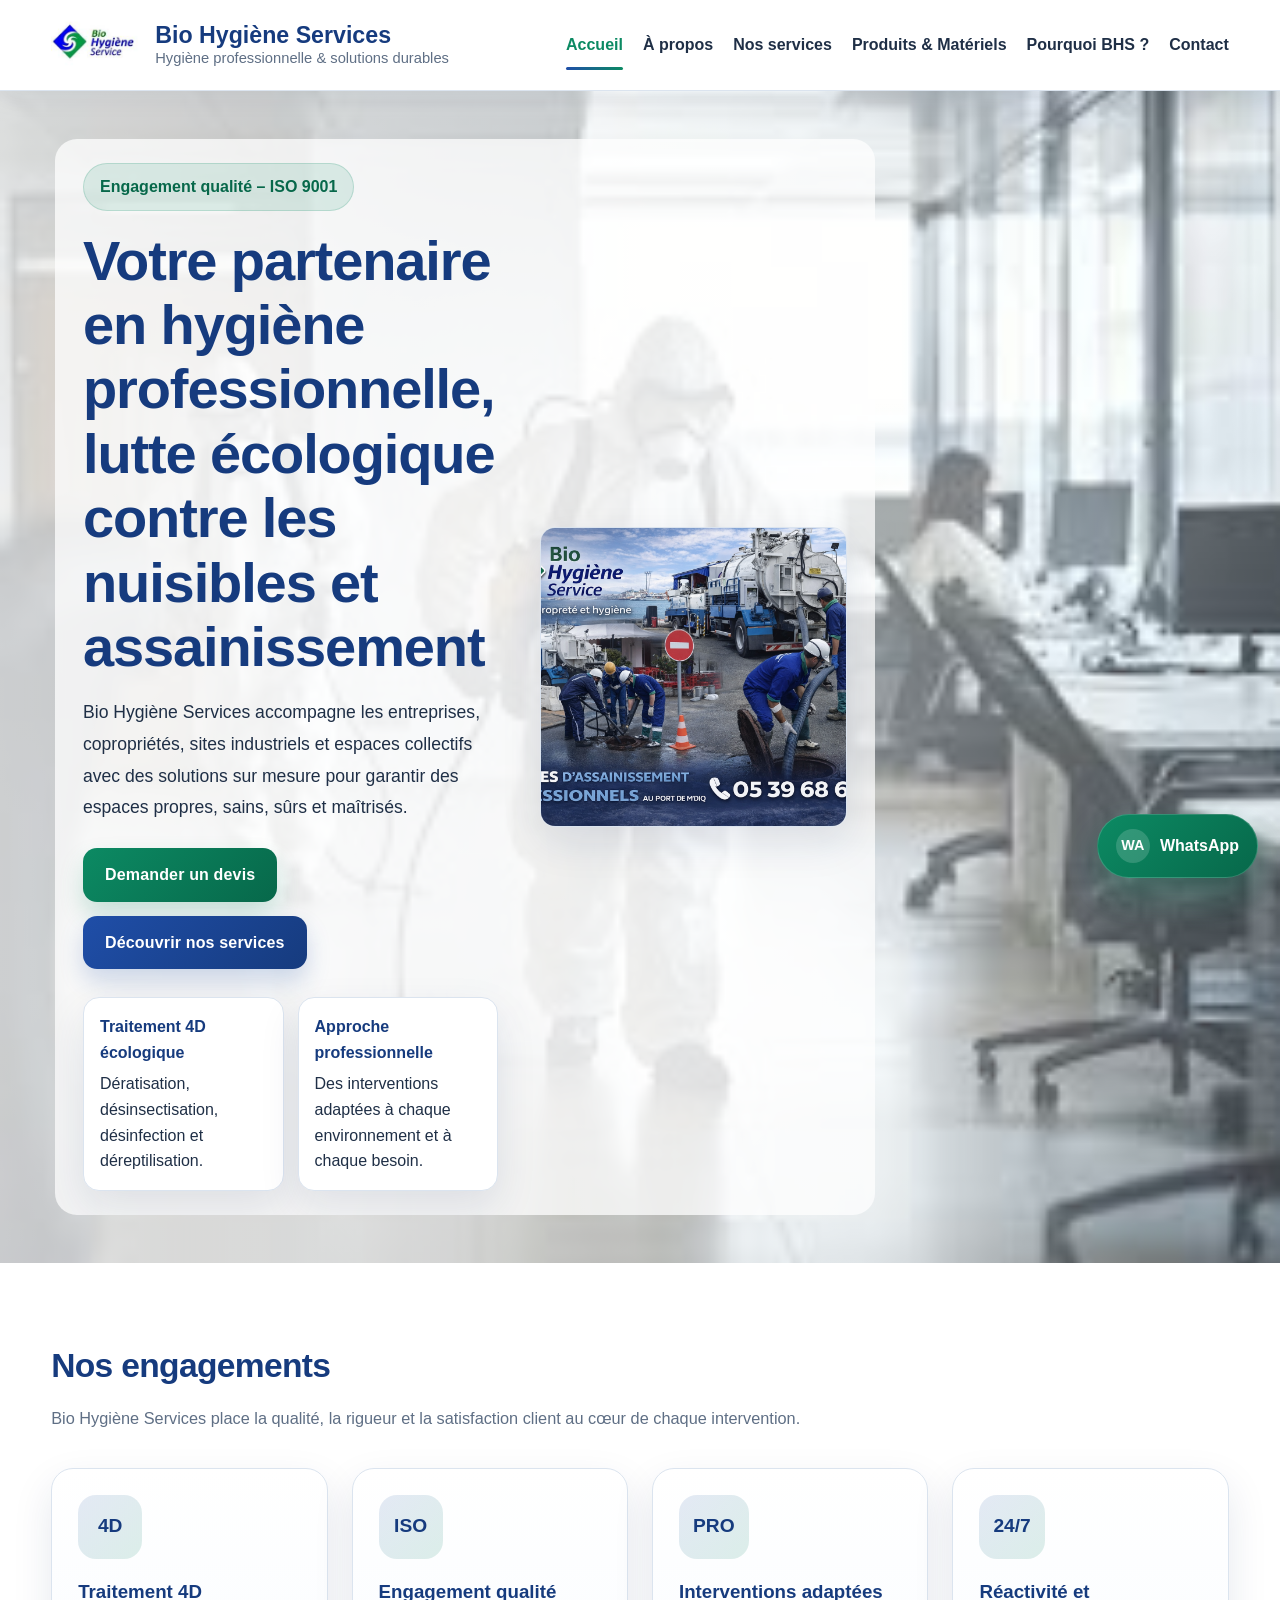
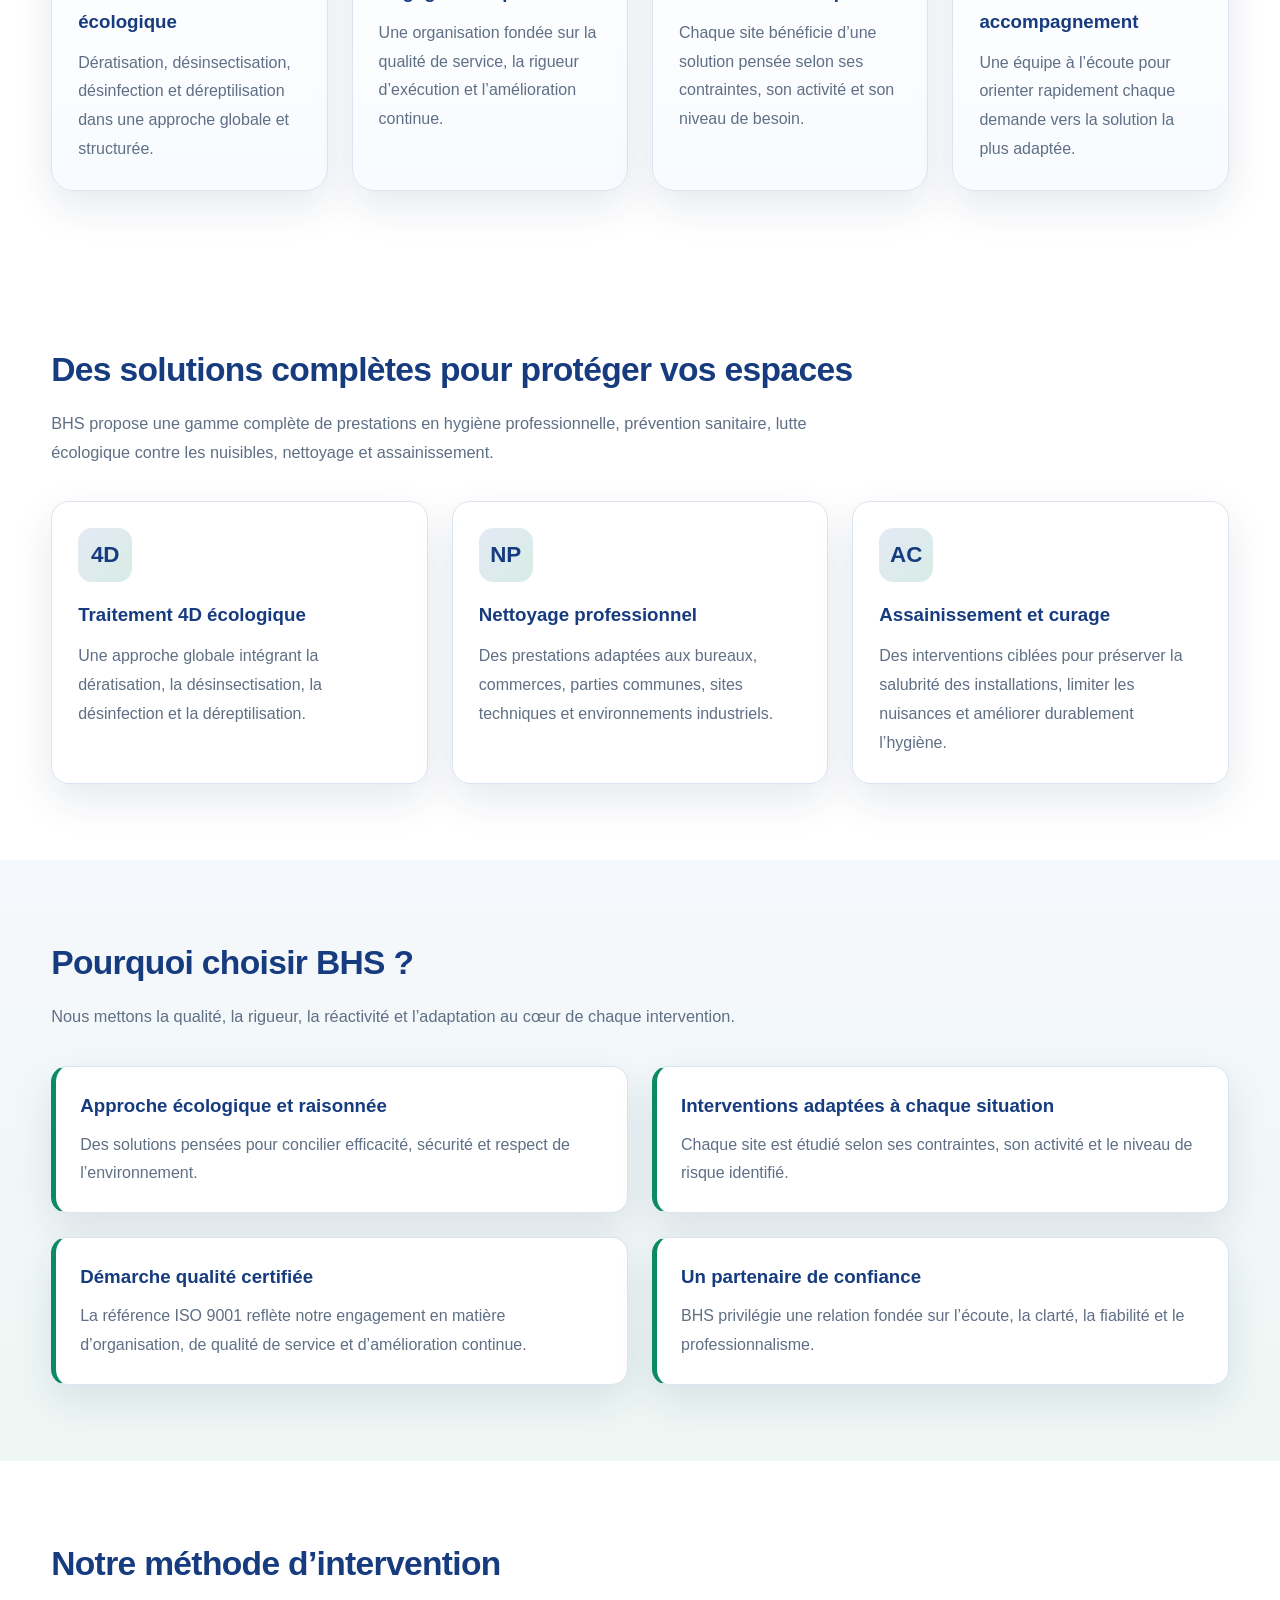
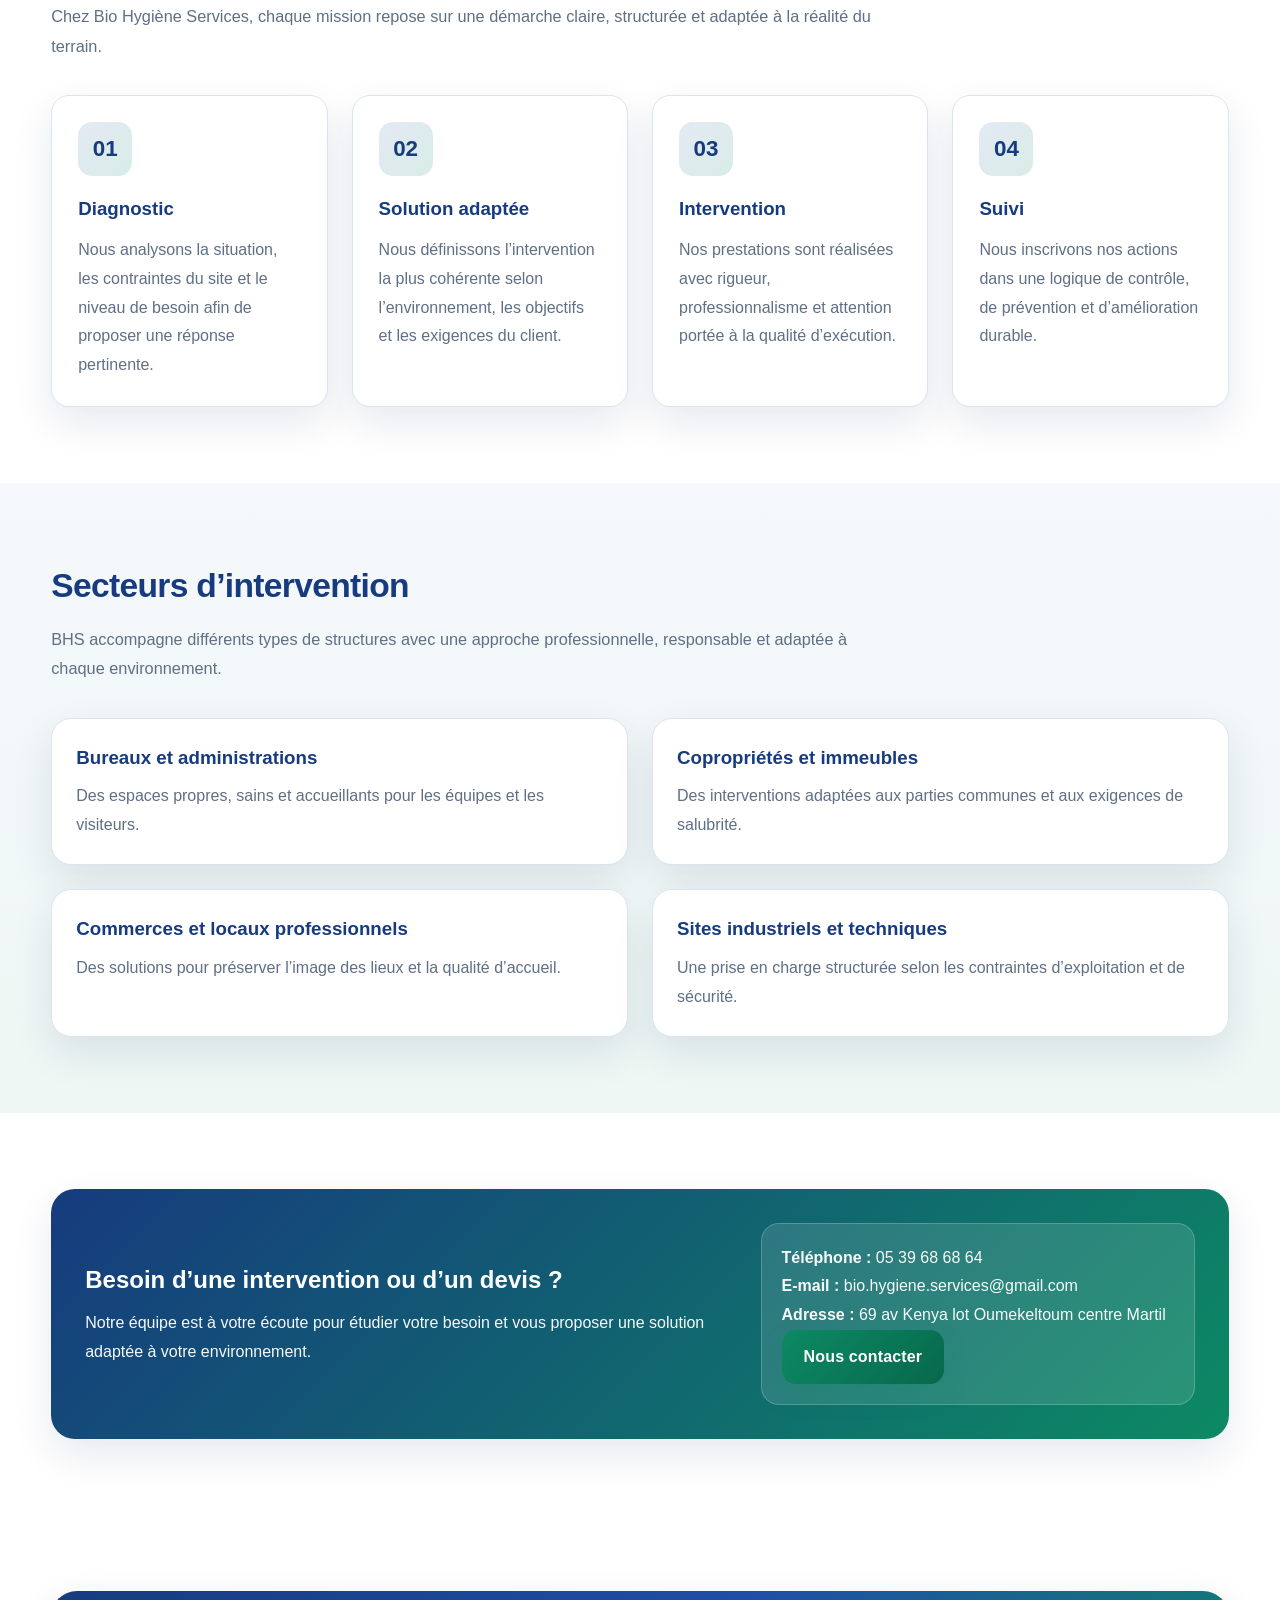
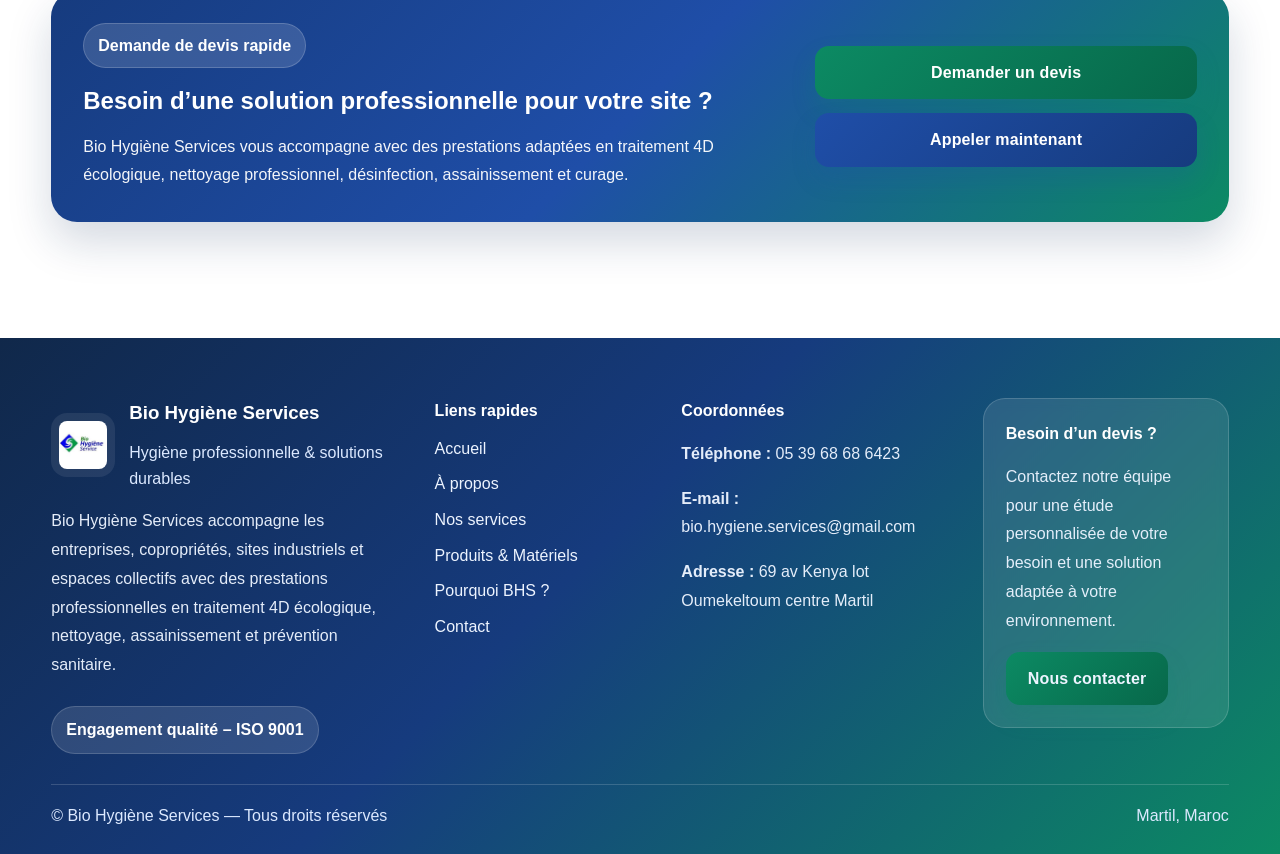
<file: index.html>
<!DOCTYPE html>
<html lang="fr">

<head>
  <meta charset="UTF-8" />
  <meta name="viewport" content="width=device-width, initial-scale=1.0" />
  <title>Bio Hygiène Services | Accueil</title>
  <meta name="description"
    content="Bio Hygiène Services accompagne les entreprises, copropriétés, sites industriels et espaces collectifs avec des solutions d'hygiène professionnelle, traitement 4D écologique, nettoyage et assainissement." />
  <link rel="stylesheet" href="css/style.css" />
</head>

<body>

  <header class="site-header">
    <div class="container header-inner">
      <a href="index.html" class="logo-wrap">
        <img src="assets/images/logo-bhs.png" alt="Logo Bio Hygiène Services" />
        <div class="brand-text">
          <span class="brand-name">Bio Hygiène Services</span>
          <span class="brand-subtitle">Hygiène professionnelle & solutions durables</span>
        </div>
      </a>

      <button class="menu-toggle" aria-label="Ouvrir le menu" aria-expanded="false">
        <span></span>
        <span></span>
        <span></span>
      </button>

      <nav class="main-nav">
        <a href="index.html" class="active">Accueil</a>
        <a href="a-propos.html">À propos</a>
        <a href="services.html">Nos services</a>
        <a href="boutique.html">Produits & Matériels</a>
        <a href="pourquoi-bhs.html">Pourquoi BHS ?</a>
        <a href="contact.html">Contact</a>
      </nav>
    </div>
  </header>

  <main>
    <section class="hero hero-home">
      <div class="container hero-grid">
        <div>
          <div class="badge">Engagement qualité – ISO 9001</div>

          <h1>
            Votre partenaire en hygiène professionnelle,
            lutte écologique contre les nuisibles
            et assainissement
          </h1>

          <p class="lead">
            Bio Hygiène Services accompagne les entreprises, copropriétés,
            sites industriels et espaces collectifs avec des solutions sur mesure
            pour garantir des espaces propres, sains, sûrs et maîtrisés.
          </p>

          <div class="hero-actions">
            <a href="contact.html" class="btn btn-primary">Demander un devis</a>
            <a href="services.html" class="btn btn-secondary">Découvrir nos services</a>
          </div>

          <div class="hero-points">
            <div class="hero-point">
              <strong>Traitement 4D écologique</strong>
              Dératisation, désinsectisation, désinfection et déreptilisation.
            </div>
            <div class="hero-point">
              <strong>Approche professionnelle</strong>
              Des interventions adaptées à chaque environnement et à chaque besoin.
            </div>
          </div>
        </div>

        <div class="hero-image">
          <img src="assets/images/hero-bhs.png" alt="Présentation professionnelle Bio Hygiène Services" />
        </div>
      </div>
    </section>
    <section class="section">
      <div class="container">
        <div class="section-heading">
          <h2>Nos engagements</h2>
          <p>
            Bio Hygiène Services place la qualité, la rigueur et la satisfaction client
            au cœur de chaque intervention.
          </p>
        </div>

        <div class="engagement-grid">
          <div class="engagement-item">
            <div class="engagement-number">4D</div>
            <h3>Traitement 4D écologique</h3>
            <p>
              Dératisation, désinsectisation, désinfection et déreptilisation
              dans une approche globale et structurée.
            </p>
          </div>

          <div class="engagement-item">
            <div class="engagement-number">ISO</div>
            <h3>Engagement qualité</h3>
            <p>
              Une organisation fondée sur la qualité de service,
              la rigueur d’exécution et l’amélioration continue.
            </p>
          </div>

          <div class="engagement-item">
            <div class="engagement-number">PRO</div>
            <h3>Interventions adaptées</h3>
            <p>
              Chaque site bénéficie d’une solution pensée selon ses contraintes,
              son activité et son niveau de besoin.
            </p>
          </div>

          <div class="engagement-item">
            <div class="engagement-number">24/7</div>
            <h3>Réactivité et accompagnement</h3>
            <p>
              Une équipe à l’écoute pour orienter rapidement chaque demande
              vers la solution la plus adaptée.
            </p>
          </div>
        </div>
      </div>
    </section>
    <section class="section">
      <div class="container">
        <div class="section-heading">
          <h2>Des solutions complètes pour protéger vos espaces</h2>
          <p>
            BHS propose une gamme complète de prestations en hygiène professionnelle,
            prévention sanitaire, lutte écologique contre les nuisibles, nettoyage
            et assainissement.
          </p>
        </div>

        <div class="cards">
          <article class="card">
            <div class="card-icon">4D</div>
            <h3>Traitement 4D écologique</h3>
            <p>
              Une approche globale intégrant la dératisation, la désinsectisation,
              la désinfection et la déreptilisation.
            </p>
          </article>

          <article class="card">
            <div class="card-icon">NP</div>
            <h3>Nettoyage professionnel</h3>
            <p>
              Des prestations adaptées aux bureaux, commerces, parties communes,
              sites techniques et environnements industriels.
            </p>
          </article>

          <article class="card">
            <div class="card-icon">AC</div>
            <h3>Assainissement et curage</h3>
            <p>
              Des interventions ciblées pour préserver la salubrité des installations,
              limiter les nuisances et améliorer durablement l’hygiène.
            </p>
          </article>
        </div>
      </div>
    </section>

    <section class="section section-alt">
      <div class="container">
        <div class="section-heading">
          <h2>Pourquoi choisir BHS ?</h2>
          <p>
            Nous mettons la qualité, la rigueur, la réactivité et l’adaptation
            au cœur de chaque intervention.
          </p>
        </div>

        <div class="features">
          <div class="feature">
            <h3>Approche écologique et raisonnée</h3>
            <p>
              Des solutions pensées pour concilier efficacité, sécurité
              et respect de l’environnement.
            </p>
          </div>

          <div class="feature">
            <h3>Interventions adaptées à chaque situation</h3>
            <p>
              Chaque site est étudié selon ses contraintes, son activité
              et le niveau de risque identifié.
            </p>
          </div>

          <div class="feature">
            <h3>Démarche qualité certifiée</h3>
            <p>
              La référence ISO 9001 reflète notre engagement en matière
              d’organisation, de qualité de service et d’amélioration continue.
            </p>
          </div>

          <div class="feature">
            <h3>Un partenaire de confiance</h3>
            <p>
              BHS privilégie une relation fondée sur l’écoute, la clarté,
              la fiabilité et le professionnalisme.
            </p>
          </div>
        </div>
      </div>
    </section>
    <section class="section">
      <div class="container">
        <div class="section-heading">
          <h2>Notre méthode d’intervention</h2>
          <p>
            Chez Bio Hygiène Services, chaque mission repose sur une démarche
            claire, structurée et adaptée à la réalité du terrain.
          </p>
        </div>

        <div class="cards method-cards">
          <article class="card">
            <div class="card-icon">01</div>
            <h3>Diagnostic</h3>
            <p>
              Nous analysons la situation, les contraintes du site et le niveau
              de besoin afin de proposer une réponse pertinente.
            </p>
          </article>

          <article class="card">
            <div class="card-icon">02</div>
            <h3>Solution adaptée</h3>
            <p>
              Nous définissons l’intervention la plus cohérente selon
              l’environnement, les objectifs et les exigences du client.
            </p>
          </article>

          <article class="card">
            <div class="card-icon">03</div>
            <h3>Intervention</h3>
            <p>
              Nos prestations sont réalisées avec rigueur, professionnalisme
              et attention portée à la qualité d’exécution.
            </p>
          </article>

          <article class="card">
            <div class="card-icon">04</div>
            <h3>Suivi</h3>
            <p>
              Nous inscrivons nos actions dans une logique de contrôle,
              de prévention et d’amélioration durable.
            </p>
          </article>
        </div>
      </div>
    </section>

    <section class="section section-alt">
      <div class="container">
        <div class="section-heading">
          <h2>Secteurs d’intervention</h2>
          <p>
            BHS accompagne différents types de structures avec une approche
            professionnelle, responsable et adaptée à chaque environnement.
          </p>
        </div>

        <div class="sector-grid">
          <div class="sector-item">
            <h3>Bureaux et administrations</h3>
            <p>Des espaces propres, sains et accueillants pour les équipes et les visiteurs.</p>
          </div>

          <div class="sector-item">
            <h3>Copropriétés et immeubles</h3>
            <p>Des interventions adaptées aux parties communes et aux exigences de salubrité.</p>
          </div>

          <div class="sector-item">
            <h3>Commerces et locaux professionnels</h3>
            <p>Des solutions pour préserver l’image des lieux et la qualité d’accueil.</p>
          </div>

          <div class="sector-item">
            <h3>Sites industriels et techniques</h3>
            <p>Une prise en charge structurée selon les contraintes d’exploitation et de sécurité.</p>
          </div>
        </div>
      </div>
    </section>
    <section class="section">
      <div class="container">
        <div class="cta-band">
          <div>
            <h2>Besoin d’une intervention ou d’un devis ?</h2>
            <p>
              Notre équipe est à votre écoute pour étudier votre besoin
              et vous proposer une solution adaptée à votre environnement.
            </p>
          </div>

          <div class="cta-box-right">
            <p><strong>Téléphone :</strong> 05 39 68 68 64</p>
            <p><strong>E-mail :</strong> bio.hygiene.services@gmail.com</p>
            <p><strong>Adresse :</strong> 69 av Kenya lot Oumekeltoum centre Martil</p>
            <a href="contact.html" class="btn btn-primary">Nous contacter</a>
          </div>
        </div>
      </div>
    </section>
  </main>
  <section class="section">
    <div class="container">
      <div class="quick-quote-band">
        <div class="quick-quote-content">
          <span class="quick-quote-badge">Demande de devis rapide</span>
          <h2>Besoin d’une solution professionnelle pour votre site ?</h2>
          <p>
            Bio Hygiène Services vous accompagne avec des prestations adaptées en
            traitement 4D écologique, nettoyage professionnel, désinfection,
            assainissement et curage.
          </p>
        </div>

        <div class="quick-quote-actions">
          <a href="contact.html" class="btn btn-primary">Demander un devis</a>
          <a href="tel:0661761323" class="btn btn-secondary">Appeler maintenant</a>
        </div>
      </div>
    </div>
  </section>

  <footer class="site-footer">
    <div class="container">
      <div class="footer-top">
        <div class="footer-brand-block">
          <div class="footer-brand-head">
            <img src="assets/images/logo-bhs.png" alt="Logo Bio Hygiène Services" class="footer-logo" />
            <div>
              <h3>Bio Hygiène Services</h3>
              <p class="footer-tagline">Hygiène professionnelle & solutions durables</p>
            </div>
          </div>

          <p class="footer-text">
            Bio Hygiène Services accompagne les entreprises, copropriétés,
            sites industriels et espaces collectifs avec des prestations
            professionnelles en traitement 4D écologique, nettoyage,
            assainissement et prévention sanitaire.
          </p>

          <div class="footer-badge">Engagement qualité – ISO 9001</div>
        </div>

        <div class="footer-links-block">
          <h4>Liens rapides</h4>
          <ul class="footer-links-list">
            <li><a href="index.html">Accueil</a></li>
            <li><a href="a-propos.html">À propos</a></li>
            <li><a href="services.html">Nos services</a></li>
            <li><a href="boutique.html">Produits & Matériels</a></li>
            <li><a href="pourquoi-bhs.html">Pourquoi BHS ?</a></li>
            <li><a href="contact.html">Contact</a></li>
          </ul>
        </div>

        <div class="footer-contact-block">
          <h4>Coordonnées</h4>
          <p><strong>Téléphone :</strong> 05 39 68 68 6423</p>
          <p><strong>E-mail :</strong> bio.hygiene.services@gmail.com</p>
          <p><strong>Adresse :</strong> 69 av Kenya lot Oumekeltoum centre Martil</p>
        </div>

        <div class="footer-cta-block">
          <h4>Besoin d’un devis ?</h4>
          <p>
            Contactez notre équipe pour une étude personnalisée de votre besoin
            et une solution adaptée à votre environnement.
          </p>
          <a href="contact.html" class="btn btn-primary">Nous contacter</a>
        </div>
      </div>

      <div class="footer-bottom-premium">
        <p>© Bio Hygiène Services — Tous droits réservés</p>
        <p>Martil, Maroc</p>
      </div>
    </div>
  </footer>

  <script src="js/main.js"></script>
  <a href="https://wa.me/212661761323?text=Bonjour%20Bio%20Hygi%C3%A8ne%20Services%2C%20je%20souhaite%20obtenir%20des%20informations."
    class="whatsapp-float" target="_blank" aria-label="Contacter BHS sur WhatsApp">
    <span class="whatsapp-icon">WA</span>
    <span class="whatsapp-text">WhatsApp</span>
  </a>
</body>

</html>
</file>
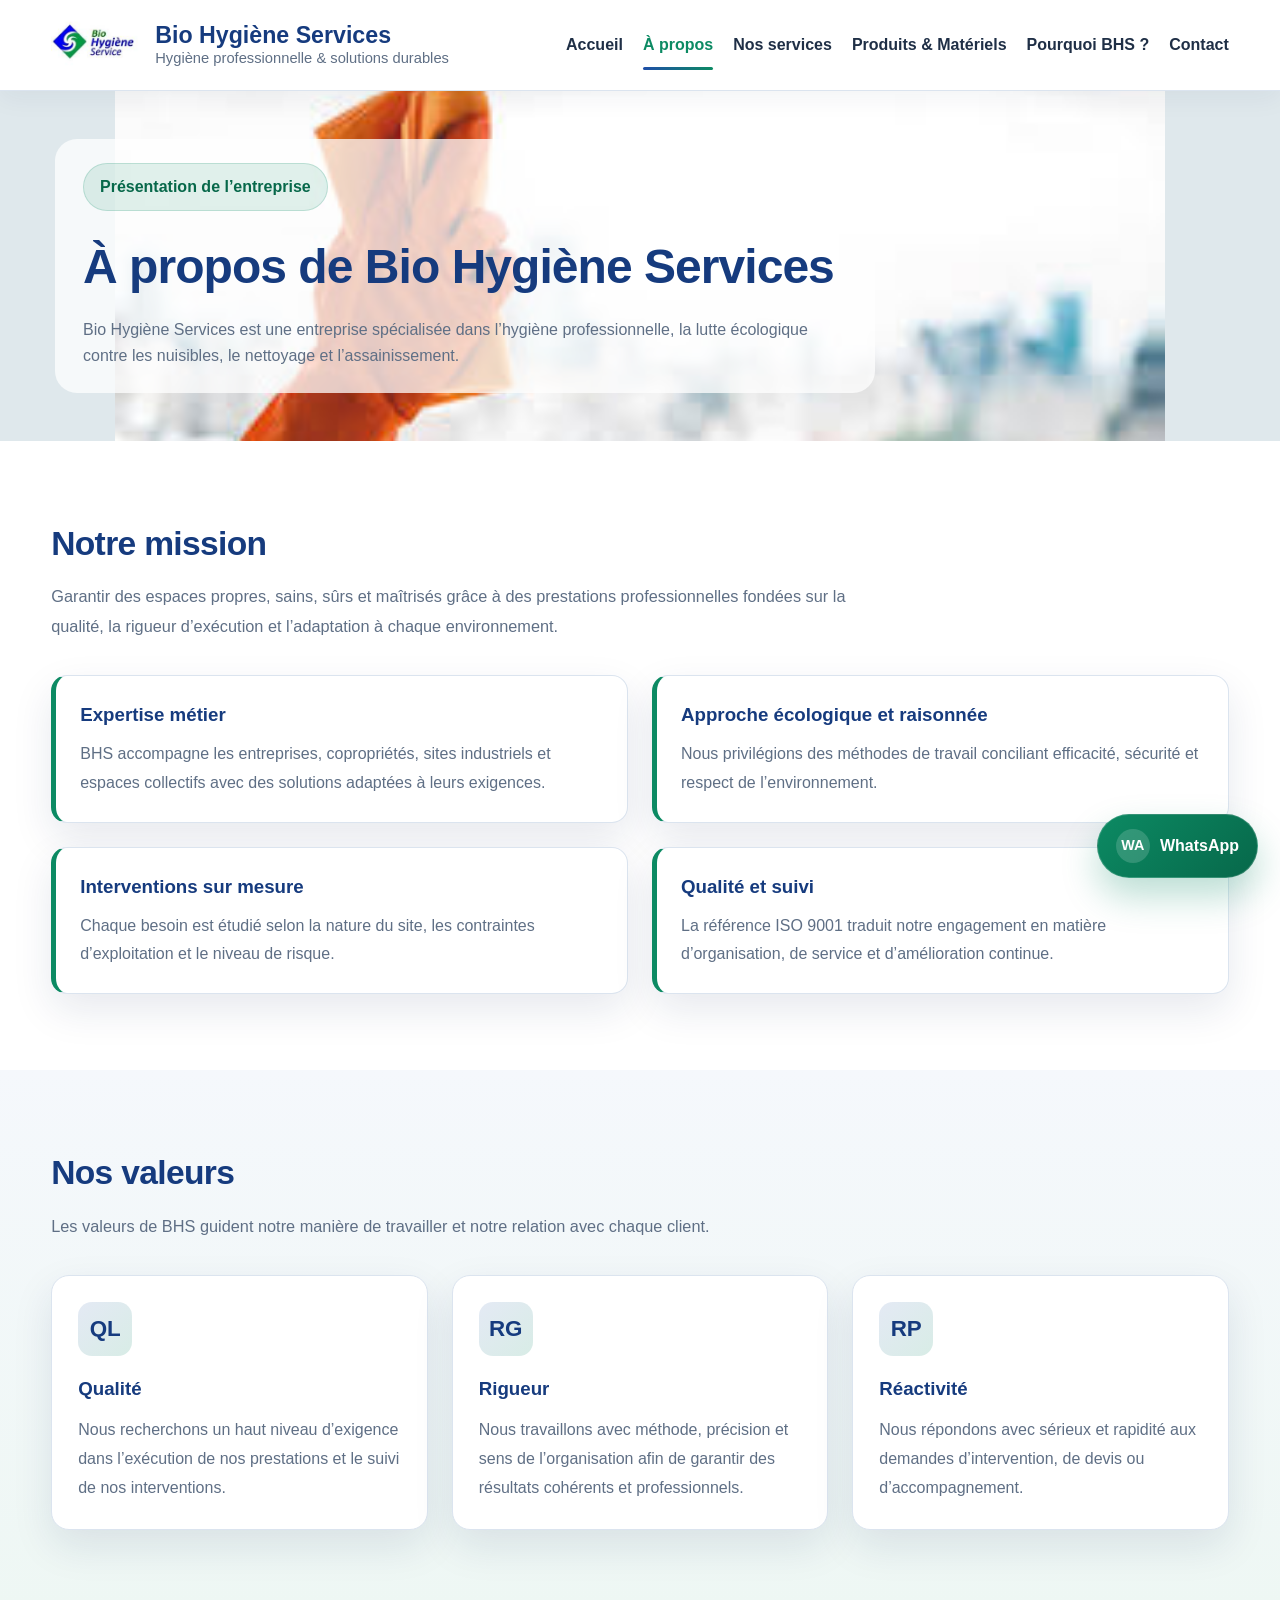
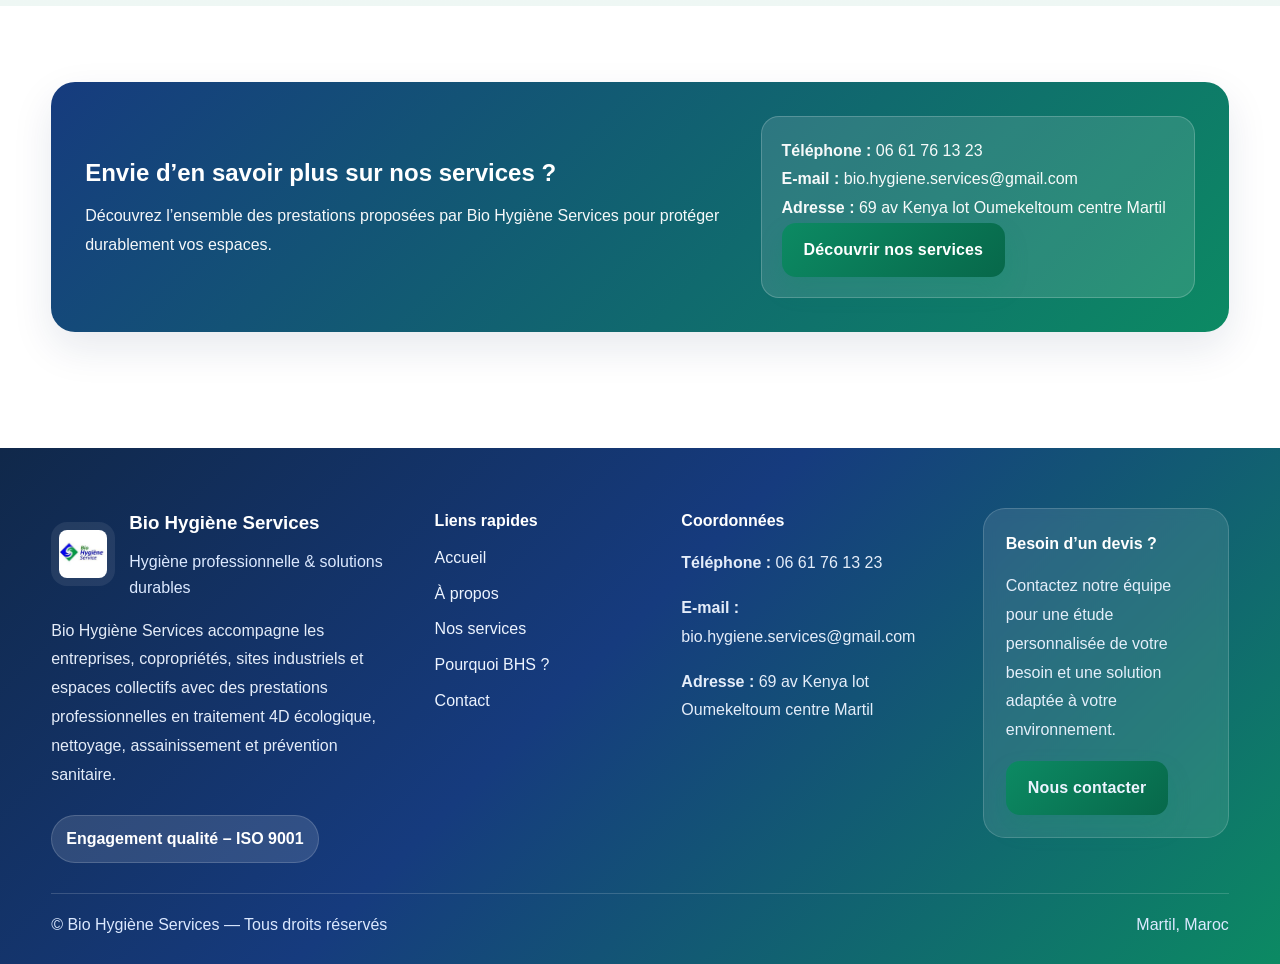
<file: a-propos.html>
<!DOCTYPE html>
<html lang="fr">

<head>
  <meta charset="UTF-8" />
  <meta name="viewport" content="width=device-width, initial-scale=1.0" />
  <title>Bio Hygiène Services | À propos</title>
  <meta name="description"
    content="Découvrez Bio Hygiène Services, son engagement qualité, son expertise en hygiène professionnelle, traitement 4D écologique, nettoyage et assainissement." />
  <link rel="stylesheet" href="css/style.css" />
</head>

<body>

  <header class="site-header">
    <div class="container header-inner">
      <a href="index.html" class="logo-wrap">
        <img src="assets/images/logo-bhs.png" alt="Logo Bio Hygiène Services" />
        <div class="brand-text">
          <span class="brand-name">Bio Hygiène Services</span>
          <span class="brand-subtitle">Hygiène professionnelle & solutions durables</span>
        </div>
      </a>

      <button class="menu-toggle" aria-label="Ouvrir le menu" aria-expanded="false">
        <span></span>
        <span></span>
        <span></span>
      </button>

      <nav class="main-nav">
        <a href="index.html">Accueil</a>
        <a href="a-propos.html" class="active">À propos</a>
        <a href="services.html">Nos services</a>
        <a href="boutique.html">Produits & Matériels</a>
        <a href="pourquoi-bhs.html">Pourquoi BHS ?</a>
        <a href="contact.html">Contact</a>
      </nav>
    </div>
  </header>

  <main>
    <section class="page-hero page-hero-about">
      <div class="container">
        <div class="badge">Présentation de l’entreprise</div>
        <h1>À propos de Bio Hygiène Services</h1>
        <p>
          Bio Hygiène Services est une entreprise spécialisée dans l’hygiène
          professionnelle, la lutte écologique contre les nuisibles, le nettoyage
          et l’assainissement.
        </p>
      </div>
    </section>

    <section class="section">
      <div class="container">
        <div class="section-heading">
          <h2>Notre mission</h2>
          <p>
            Garantir des espaces propres, sains, sûrs et maîtrisés grâce à des
            prestations professionnelles fondées sur la qualité, la rigueur
            d’exécution et l’adaptation à chaque environnement.
          </p>
        </div>

        <div class="features">
          <div class="feature">
            <h3>Expertise métier</h3>
            <p>
              BHS accompagne les entreprises, copropriétés, sites industriels
              et espaces collectifs avec des solutions adaptées à leurs exigences.
            </p>
          </div>

          <div class="feature">
            <h3>Approche écologique et raisonnée</h3>
            <p>
              Nous privilégions des méthodes de travail conciliant efficacité,
              sécurité et respect de l’environnement.
            </p>
          </div>

          <div class="feature">
            <h3>Interventions sur mesure</h3>
            <p>
              Chaque besoin est étudié selon la nature du site, les contraintes
              d’exploitation et le niveau de risque.
            </p>
          </div>

          <div class="feature">
            <h3>Qualité et suivi</h3>
            <p>
              La référence ISO 9001 traduit notre engagement en matière
              d’organisation, de service et d’amélioration continue.
            </p>
          </div>
        </div>
      </div>
    </section>

    <section class="section section-alt">
      <div class="container">
        <div class="section-heading">
          <h2>Nos valeurs</h2>
          <p>
            Les valeurs de BHS guident notre manière de travailler
            et notre relation avec chaque client.
          </p>
        </div>

        <div class="cards">
          <article class="card">
            <div class="card-icon">QL</div>
            <h3>Qualité</h3>
            <p>
              Nous recherchons un haut niveau d’exigence dans l’exécution
              de nos prestations et le suivi de nos interventions.
            </p>
          </article>

          <article class="card">
            <div class="card-icon">RG</div>
            <h3>Rigueur</h3>
            <p>
              Nous travaillons avec méthode, précision et sens de l’organisation
              afin de garantir des résultats cohérents et professionnels.
            </p>
          </article>

          <article class="card">
            <div class="card-icon">RP</div>
            <h3>Réactivité</h3>
            <p>
              Nous répondons avec sérieux et rapidité aux demandes d’intervention,
              de devis ou d’accompagnement.
            </p>
          </article>
        </div>
      </div>
    </section>

    <section class="section">
      <div class="container">
        <div class="cta-band">
          <div>
            <h2>Envie d’en savoir plus sur nos services ?</h2>
            <p>
              Découvrez l’ensemble des prestations proposées par Bio Hygiène Services
              pour protéger durablement vos espaces.
            </p>
          </div>

          <div class="cta-box-right">
            <p><strong>Téléphone :</strong> 06 61 76 13 23</p>
            <p><strong>E-mail :</strong> bio.hygiene.services@gmail.com</p>
            <p><strong>Adresse :</strong> 69 av Kenya lot Oumekeltoum centre Martil</p>
            <a href="services.html" class="btn btn-primary">Découvrir nos services</a>
          </div>
        </div>
      </div>
    </section>
  </main>

  <footer class="site-footer">
    <div class="container">
      <div class="footer-top">
        <div class="footer-brand-block">
          <div class="footer-brand-head">
            <img src="assets/images/logo-bhs.png" alt="Logo Bio Hygiène Services" class="footer-logo" />
            <div>
              <h3>Bio Hygiène Services</h3>
              <p class="footer-tagline">Hygiène professionnelle & solutions durables</p>
            </div>
          </div>

          <p class="footer-text">
            Bio Hygiène Services accompagne les entreprises, copropriétés,
            sites industriels et espaces collectifs avec des prestations
            professionnelles en traitement 4D écologique, nettoyage,
            assainissement et prévention sanitaire.
          </p>

          <div class="footer-badge">Engagement qualité – ISO 9001</div>
        </div>

        <div class="footer-links-block">
          <h4>Liens rapides</h4>
          <ul class="footer-links-list">
            <li><a href="index.html">Accueil</a></li>
            <li><a href="a-propos.html">À propos</a></li>
            <li><a href="services.html">Nos services</a></li>
            <li><a href="pourquoi-bhs.html">Pourquoi BHS ?</a></li>
            <li><a href="contact.html">Contact</a></li>
          </ul>
        </div>

        <div class="footer-contact-block">
          <h4>Coordonnées</h4>
          <p><strong>Téléphone :</strong> 06 61 76 13 23</p>
          <p><strong>E-mail :</strong> bio.hygiene.services@gmail.com</p>
          <p><strong>Adresse :</strong> 69 av Kenya lot Oumekeltoum centre Martil</p>
        </div>

        <div class="footer-cta-block">
          <h4>Besoin d’un devis ?</h4>
          <p>
            Contactez notre équipe pour une étude personnalisée de votre besoin
            et une solution adaptée à votre environnement.
          </p>
          <a href="contact.html" class="btn btn-primary">Nous contacter</a>
        </div>
      </div>

      <div class="footer-bottom-premium">
        <p>© Bio Hygiène Services — Tous droits réservés</p>
        <p>Martil, Maroc</p>
      </div>
    </div>
  </footer>

  <script src="js/main.js"></script>
  <a href="https://wa.me/212661761323?text=Bonjour%20Bio%20Hygi%C3%A8ne%20Services%2C%20je%20souhaite%20obtenir%20des%20informations."
    class="whatsapp-float" target="_blank" aria-label="Contacter BHS sur WhatsApp">
    <span class="whatsapp-icon">WA</span>
    <span class="whatsapp-text">WhatsApp</span>
  </a>
</body>

</html>
</file>
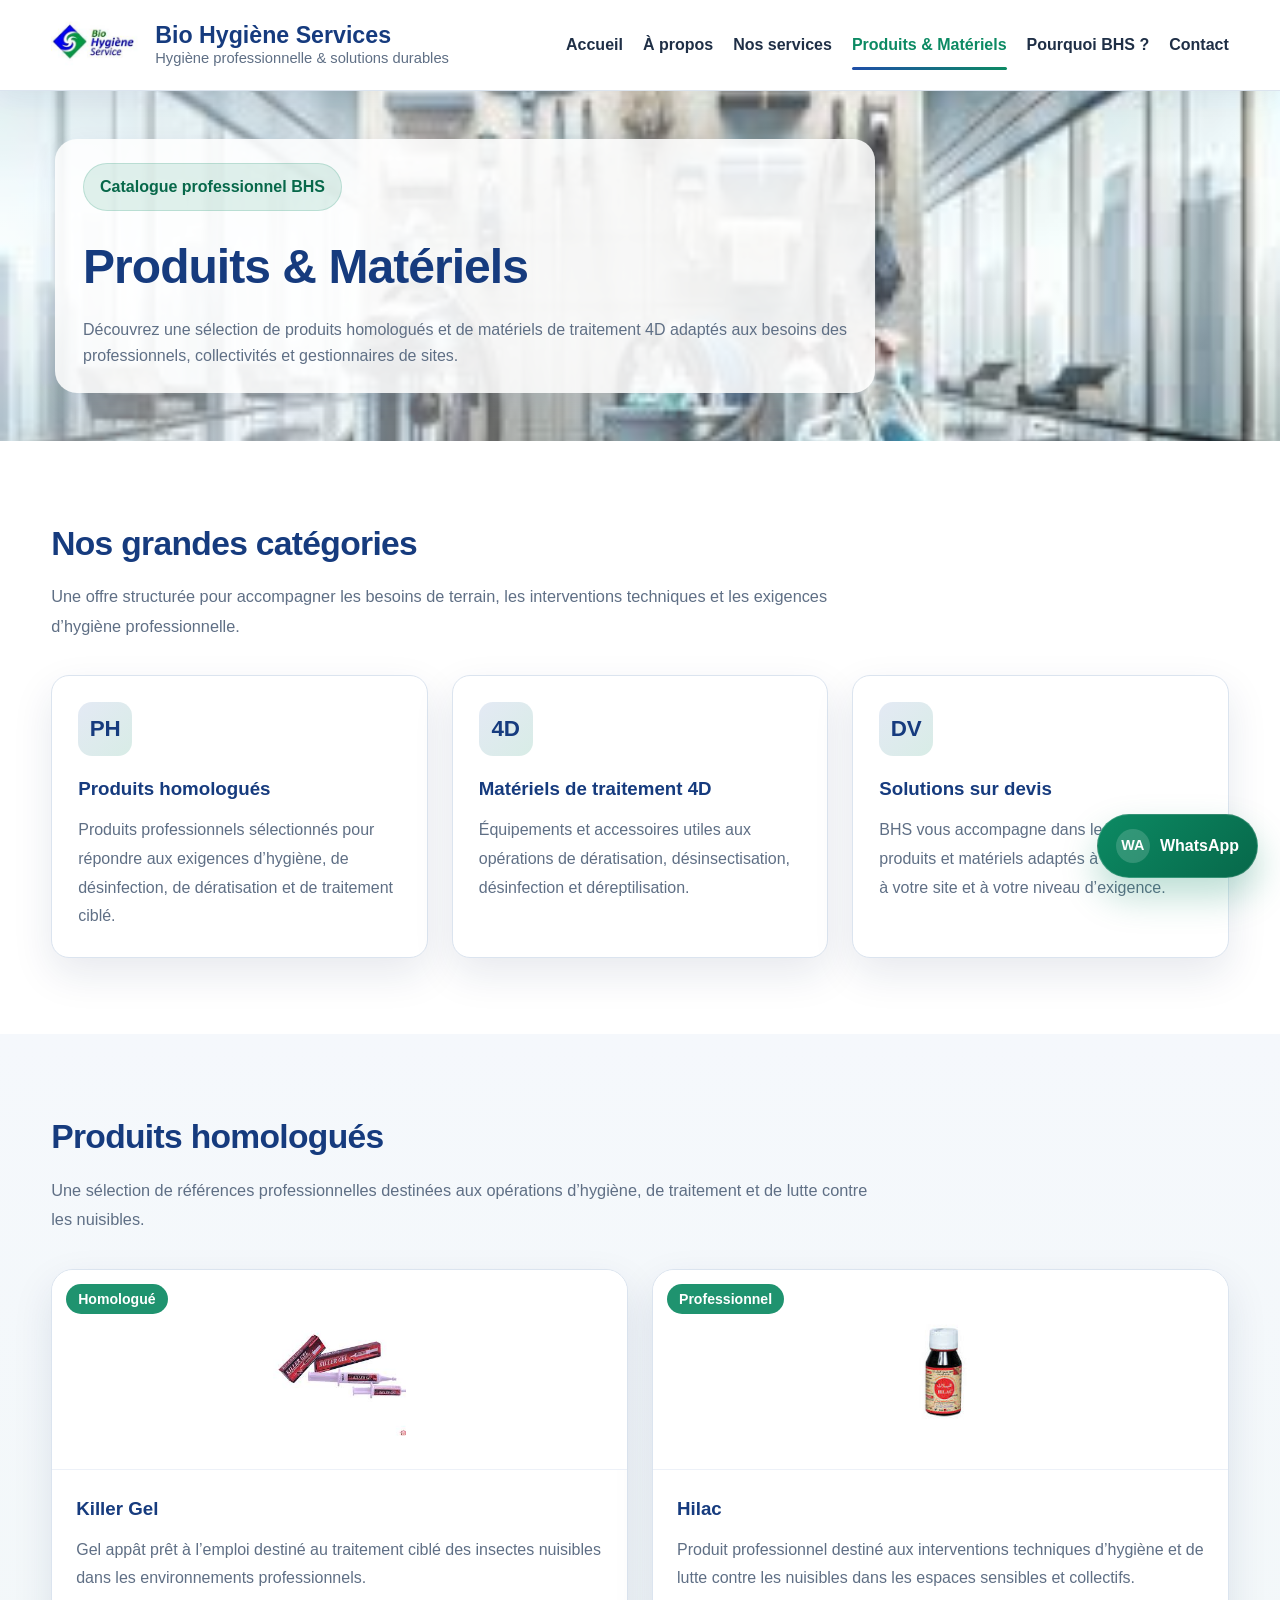
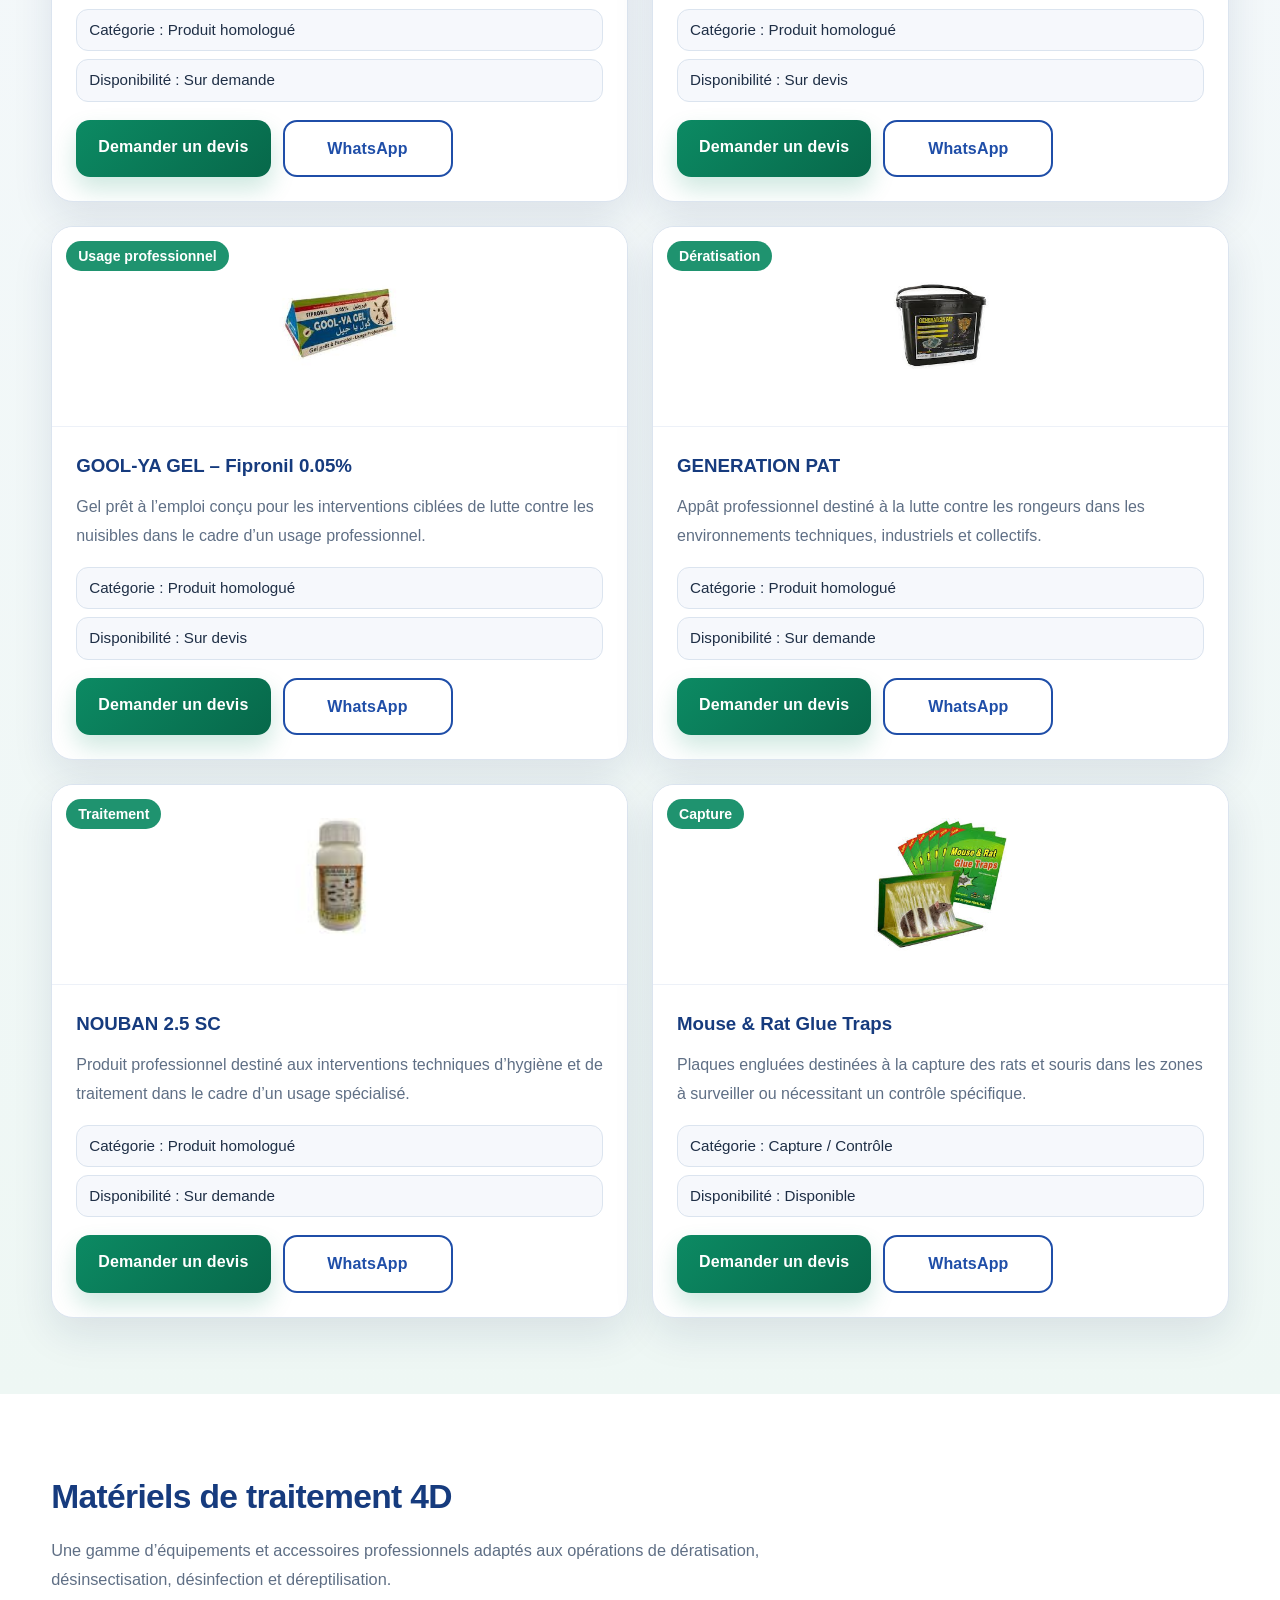
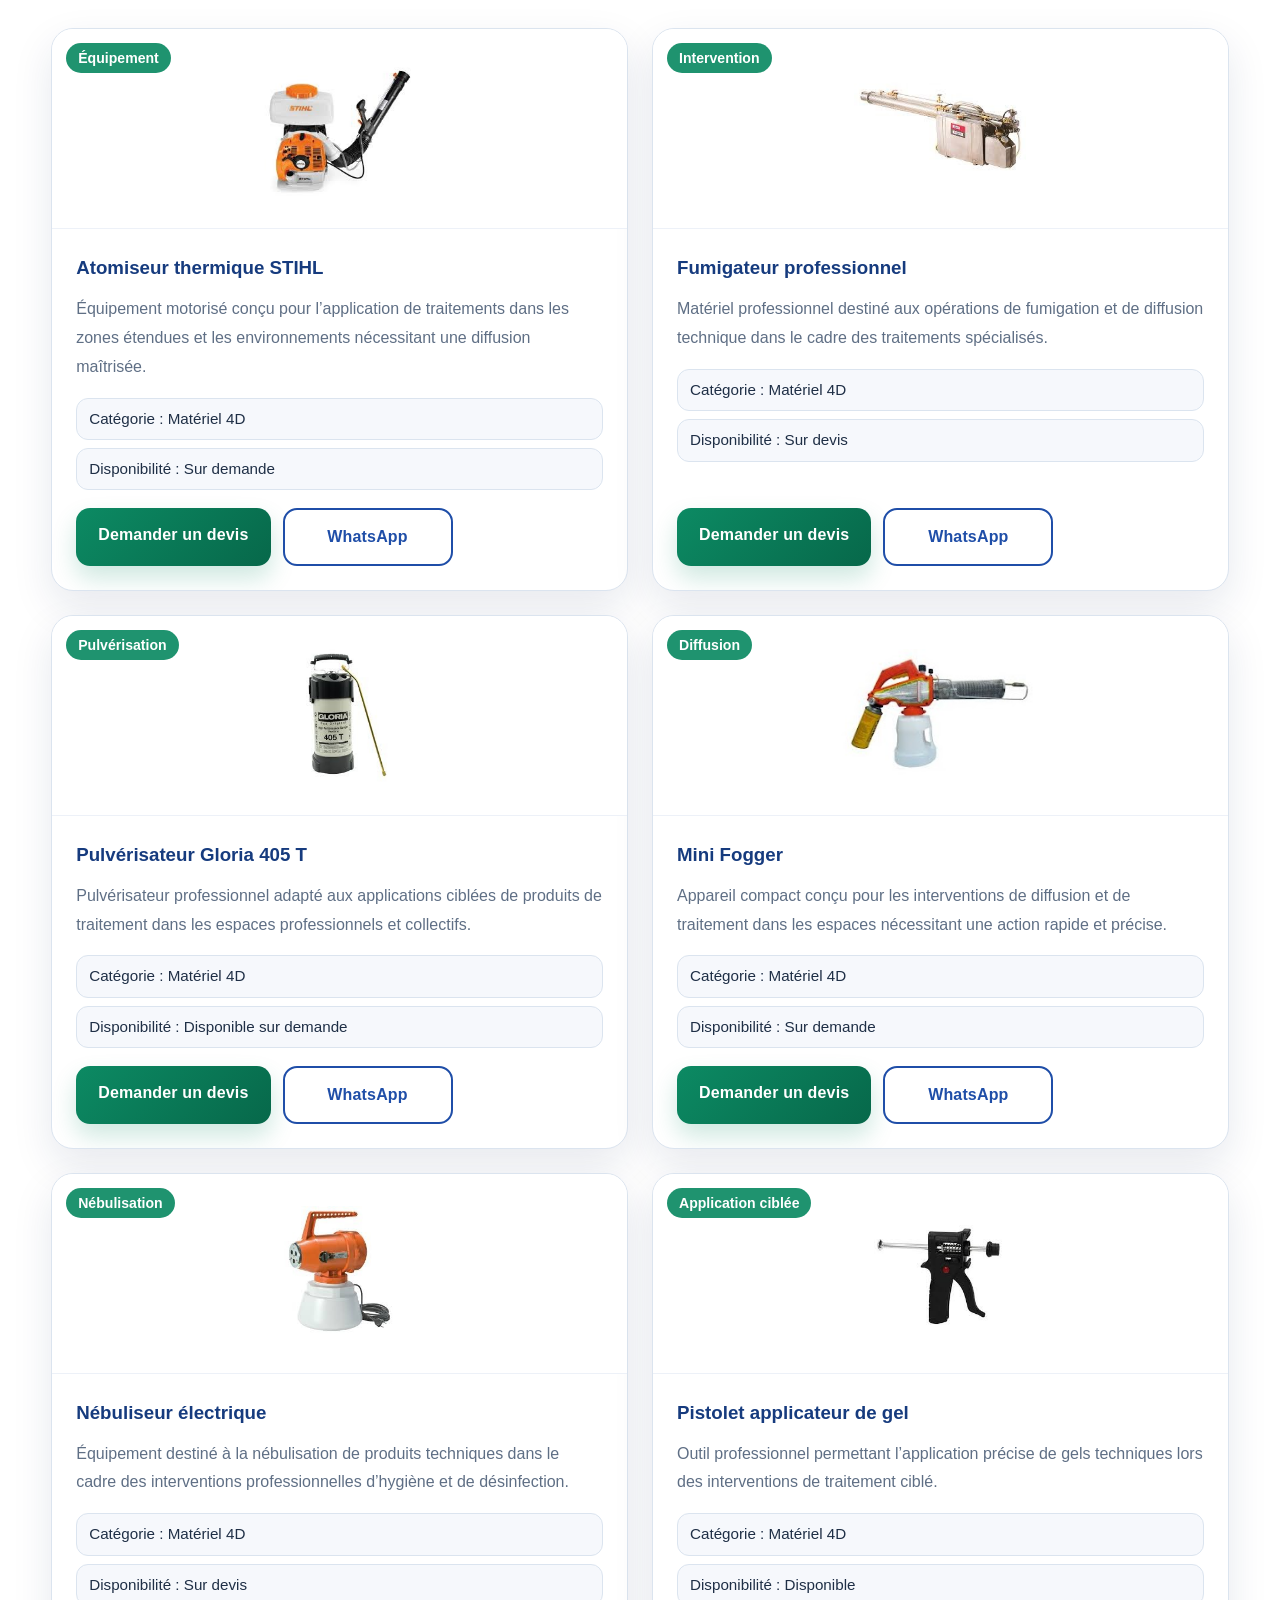
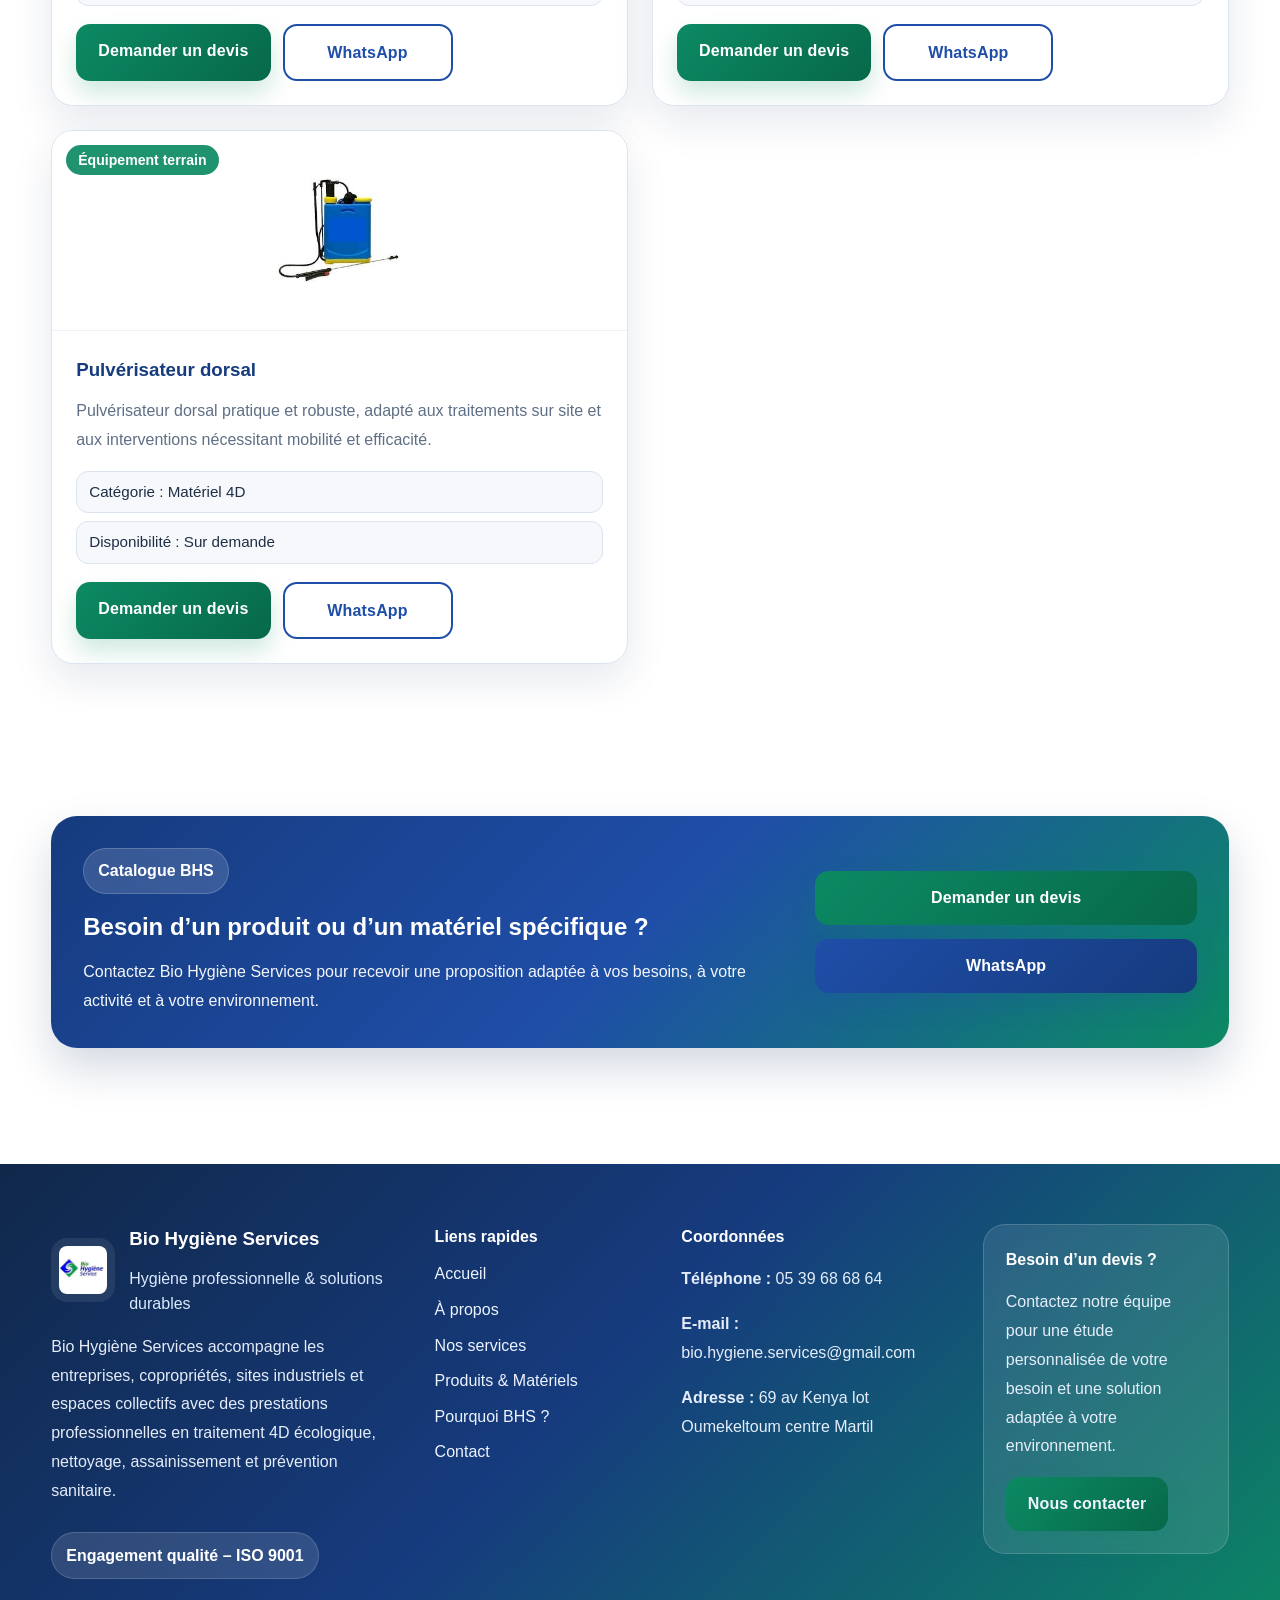
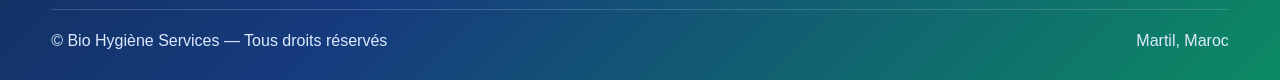
<file: boutique.html>
<!DOCTYPE html>
<html lang="fr">

<head>
  <meta charset="UTF-8" />
  <meta name="viewport" content="width=device-width, initial-scale=1.0" />
  <title>Bio Hygiène Services | Produits & Matériels</title>
  <meta name="description"
    content="Découvrez les produits homologués, matériels de traitement 4D et équipements professionnels proposés par Bio Hygiène Services." />
  <link rel="stylesheet" href="css/style.css" />
</head>

<body>

  <header class="site-header">
    <div class="container header-inner">
      <a href="index.html" class="logo-wrap">
        <img src="assets/images/logo-bhs.png" alt="Logo Bio Hygiène Services" />
        <div class="brand-text">
          <span class="brand-name">Bio Hygiène Services</span>
          <span class="brand-subtitle">Hygiène professionnelle & solutions durables</span>
        </div>
      </a>

      <button class="menu-toggle" aria-label="Ouvrir le menu" aria-expanded="false">
        <span></span>
        <span></span>
        <span></span>
      </button>

      <nav class="main-nav">
        <a href="index.html">Accueil</a>
        <a href="a-propos.html">À propos</a>
        <a href="services.html">Nos services</a>
        <a href="boutique.html" class="active">Produits & Matériels</a>
        <a href="pourquoi-bhs.html">Pourquoi BHS ?</a>
        <a href="contact.html">Contact</a>
      </nav>
    </div>
  </header>

  <main>
    <section class="page-hero page-hero-boutique">
      <div class="container">
        <div class="badge">Catalogue professionnel BHS</div>
        <h1>Produits & Matériels</h1>
        <p>
          Découvrez une sélection de produits homologués et de matériels de traitement 4D
          adaptés aux besoins des professionnels, collectivités et gestionnaires de sites.
        </p>
      </div>
    </section>

    <section class="section">
      <div class="container">
        <div class="section-heading">
          <h2>Nos grandes catégories</h2>
          <p>
            Une offre structurée pour accompagner les besoins de terrain, les interventions
            techniques et les exigences d’hygiène professionnelle.
          </p>
        </div>

        <div class="cards boutique-categories">
          <article class="card">
            <div class="card-icon">PH</div>
            <h3>Produits homologués</h3>
            <p>
              Produits professionnels sélectionnés pour répondre aux exigences d’hygiène,
              de désinfection, de dératisation et de traitement ciblé.
            </p>
          </article>

          <article class="card">
            <div class="card-icon">4D</div>
            <h3>Matériels de traitement 4D</h3>
            <p>
              Équipements et accessoires utiles aux opérations de dératisation,
              désinsectisation, désinfection et déreptilisation.
            </p>
          </article>

          <article class="card">
            <div class="card-icon">DV</div>
            <h3>Solutions sur devis</h3>
            <p>
              BHS vous accompagne dans le choix de produits et matériels adaptés
              à votre besoin, à votre site et à votre niveau d’exigence.
            </p>
          </article>
        </div>
      </div>
    </section>

    <section class="section section-alt">
      <div class="container">
        <div class="section-heading">
          <h2>Produits homologués</h2>
          <p>
            Une sélection de références professionnelles destinées aux opérations
            d’hygiène, de traitement et de lutte contre les nuisibles.
          </p>
        </div>

        <div class="product-grid">
          <article class="product-card">
            <div class="product-image-wrap">
              <img src="assets/killer-gel.jpeg" alt="Killer Gel" class="product-image" />
              <span class="product-badge">Homologué</span>
            </div>
            <div class="product-content">
              <h3>Killer Gel</h3>
              <p>
                Gel appât prêt à l’emploi destiné au traitement ciblé des insectes
                nuisibles dans les environnements professionnels.
              </p>
              <div class="product-meta">
                <span>Catégorie : Produit homologué</span>
                <span>Disponibilité : Sur demande</span>
              </div>
              <div class="product-actions">
                <a href="contact.html" class="btn btn-primary">Demander un devis</a>
                <a href="https://wa.me/212661761323?text=Bonjour%20BHS%2C%20je%20souhaite%20des%20informations%20sur%20Killer%20Gel."
                  class="btn btn-outline" target="_blank" rel="noopener noreferrer">WhatsApp</a>
              </div>
            </div>
          </article>

          <article class="product-card">
            <div class="product-image-wrap">
              <img src="assets/hilac.jfif" alt="Hilac" class="product-image" />
              <span class="product-badge">Professionnel</span>
            </div>
            <div class="product-content">
              <h3>Hilac</h3>
              <p>
                Produit professionnel destiné aux interventions techniques d’hygiène
                et de lutte contre les nuisibles dans les espaces sensibles et collectifs.
              </p>
              <div class="product-meta">
                <span>Catégorie : Produit homologué</span>
                <span>Disponibilité : Sur devis</span>
              </div>
              <div class="product-actions">
                <a href="contact.html" class="btn btn-primary">Demander un devis</a>
                <a href="https://wa.me/212661761323?text=Bonjour%20BHS%2C%20je%20souhaite%20des%20informations%20sur%20Hilac."
                  class="btn btn-outline" target="_blank" rel="noopener noreferrer">WhatsApp</a>
              </div>
            </div>
          </article>

          <article class="product-card">
            <div class="product-image-wrap">
              <img src="assets/goo-ya-gel.jfif" alt="GOOL-YA GEL – Fipronil 0.05%" class="product-image" />
              <span class="product-badge">Usage professionnel</span>
            </div>
            <div class="product-content">
              <h3>GOOL-YA GEL – Fipronil 0.05%</h3>
              <p>
                Gel prêt à l’emploi conçu pour les interventions ciblées de lutte
                contre les nuisibles dans le cadre d’un usage professionnel.
              </p>
              <div class="product-meta">
                <span>Catégorie : Produit homologué</span>
                <span>Disponibilité : Sur devis</span>
              </div>
              <div class="product-actions">
                <a href="contact.html" class="btn btn-primary">Demander un devis</a>
                <a href="https://wa.me/212661761323?text=Bonjour%20BHS%2C%20je%20souhaite%20des%20informations%20sur%20GOOL-YA%20GEL%20Fipronil%200.05%25."
                  class="btn btn-outline" target="_blank" rel="noopener noreferrer">WhatsApp</a>
              </div>
            </div>
          </article>

          <article class="product-card">
            <div class="product-image-wrap">
              <img src="assets/generation-pat.jfif" alt="GENERATION PAT" class="product-image" />
              <span class="product-badge">Dératisation</span>
            </div>
            <div class="product-content">
              <h3>GENERATION PAT</h3>
              <p>
                Appât professionnel destiné à la lutte contre les rongeurs dans les
                environnements techniques, industriels et collectifs.
              </p>
              <div class="product-meta">
                <span>Catégorie : Produit homologué</span>
                <span>Disponibilité : Sur demande</span>
              </div>
              <div class="product-actions">
                <a href="contact.html" class="btn btn-primary">Demander un devis</a>
                <a href="https://wa.me/212661761323?text=Bonjour%20BHS%2C%20je%20souhaite%20des%20informations%20sur%20GENERATION%20PAT."
                  class="btn btn-outline" target="_blank" rel="noopener noreferrer">WhatsApp</a>
              </div>
            </div>
          </article>

          <article class="product-card">
            <div class="product-image-wrap">
              <img src="assets/nouban-2.5-sc.jpeg" alt="NOUBAN 2.5 SC" class="product-image" />
              <span class="product-badge">Traitement</span>
            </div>
            <div class="product-content">
              <h3>NOUBAN 2.5 SC</h3>
              <p>
                Produit professionnel destiné aux interventions techniques d’hygiène
                et de traitement dans le cadre d’un usage spécialisé.
              </p>
              <div class="product-meta">
                <span>Catégorie : Produit homologué</span>
                <span>Disponibilité : Sur demande</span>
              </div>
              <div class="product-actions">
                <a href="contact.html" class="btn btn-primary">Demander un devis</a>
                <a href="https://wa.me/212661761323?text=Bonjour%20BHS%2C%20je%20souhaite%20des%20informations%20sur%20NOUBAN%202.5%20SC."
                  class="btn btn-outline" target="_blank" rel="noopener noreferrer">WhatsApp</a>
              </div>
            </div>
          </article>

          <article class="product-card">
            <div class="product-image-wrap">
              <img src="assets/product-placeholder-4.jfif" alt="Mouse & Rat Glue Traps" class="product-image" />
              <span class="product-badge">Capture</span>
            </div>
            <div class="product-content">
              <h3>Mouse & Rat Glue Traps</h3>
              <p>
                Plaques engluées destinées à la capture des rats et souris dans les
                zones à surveiller ou nécessitant un contrôle spécifique.
              </p>
              <div class="product-meta">
                <span>Catégorie : Capture / Contrôle</span>
                <span>Disponibilité : Disponible</span>
              </div>
              <div class="product-actions">
                <a href="contact.html" class="btn btn-primary">Demander un devis</a>
                <a href="https://wa.me/212661761323?text=Bonjour%20BHS%2C%20je%20souhaite%20des%20informations%20sur%20Mouse%20%26%20Rat%20Glue%20Traps."
                  class="btn btn-outline" target="_blank" rel="noopener noreferrer">WhatsApp</a>
              </div>
            </div>
          </article>
        </div>
      </div>
    </section>

    <section class="section">
      <div class="container">
        <div class="section-heading">
          <h2>Matériels de traitement 4D</h2>
          <p>
            Une gamme d’équipements et accessoires professionnels adaptés aux
            opérations de dératisation, désinsectisation, désinfection et déreptilisation.
          </p>
        </div>

        <div class="product-grid">
          <article class="product-card">
            <div class="product-image-wrap">
              <img src="assets/atomiseur.jpg" alt="Atomiseur thermique STIHL" class="product-image" />
              <span class="product-badge">Équipement</span>
            </div>
            <div class="product-content">
              <h3>Atomiseur thermique STIHL</h3>
              <p>
                Équipement motorisé conçu pour l’application de traitements dans les
                zones étendues et les environnements nécessitant une diffusion maîtrisée.
              </p>
              <div class="product-meta">
                <span>Catégorie : Matériel 4D</span>
                <span>Disponibilité : Sur demande</span>
              </div>
              <div class="product-actions">
                <a href="contact.html" class="btn btn-primary">Demander un devis</a>
                <a href="https://wa.me/212661761323?text=Bonjour%20BHS%2C%20je%20souhaite%20des%20informations%20sur%20l%27atomiseur%20thermique%20STIHL."
                  class="btn btn-outline" target="_blank" rel="noopener noreferrer">WhatsApp</a>
              </div>
            </div>
          </article>

          <article class="product-card">
            <div class="product-image-wrap">
              <img src="assets/fumigateur.jpg" alt="Fumigateur professionnel" class="product-image" />
              <span class="product-badge">Intervention</span>
            </div>
            <div class="product-content">
              <h3>Fumigateur professionnel</h3>
              <p>
                Matériel professionnel destiné aux opérations de fumigation et de diffusion
                technique dans le cadre des traitements spécialisés.
              </p>
              <div class="product-meta">
                <span>Catégorie : Matériel 4D</span>
                <span>Disponibilité : Sur devis</span>
              </div>
              <div class="product-actions">
                <a href="contact.html" class="btn btn-primary">Demander un devis</a>
                <a href="https://wa.me/212661761323?text=Bonjour%20BHS%2C%20je%20souhaite%20des%20informations%20sur%20le%20fumigateur%20professionnel."
                  class="btn btn-outline" target="_blank" rel="noopener noreferrer">WhatsApp</a>
              </div>
            </div>
          </article>

          <article class="product-card">
            <div class="product-image-wrap">
              <img src="assets/gloria.jpg" alt="Pulvérisateur Gloria 405 T" class="product-image" />
              <span class="product-badge">Pulvérisation</span>
            </div>
            <div class="product-content">
              <h3>Pulvérisateur Gloria 405 T</h3>
              <p>
                Pulvérisateur professionnel adapté aux applications ciblées de produits
                de traitement dans les espaces professionnels et collectifs.
              </p>
              <div class="product-meta">
                <span>Catégorie : Matériel 4D</span>
                <span>Disponibilité : Disponible sur demande</span>
              </div>
              <div class="product-actions">
                <a href="contact.html" class="btn btn-primary">Demander un devis</a>
                <a href="https://wa.me/212661761323?text=Bonjour%20BHS%2C%20je%20souhaite%20des%20informations%20sur%20le%20Pulv%C3%A9risateur%20Gloria%20405%20T."
                  class="btn btn-outline" target="_blank" rel="noopener noreferrer">WhatsApp</a>
              </div>
            </div>
          </article>

          <article class="product-card">
            <div class="product-image-wrap">
              <img src="assets/mini-fooger.jpg" alt="Mini Fogger" class="product-image" />
              <span class="product-badge">Diffusion</span>
            </div>
            <div class="product-content">
              <h3>Mini Fogger</h3>
              <p>
                Appareil compact conçu pour les interventions de diffusion et de traitement
                dans les espaces nécessitant une action rapide et précise.
              </p>
              <div class="product-meta">
                <span>Catégorie : Matériel 4D</span>
                <span>Disponibilité : Sur demande</span>
              </div>
              <div class="product-actions">
                <a href="contact.html" class="btn btn-primary">Demander un devis</a>
                <a href="https://wa.me/212661761323?text=Bonjour%20BHS%2C%20je%20souhaite%20des%20informations%20sur%20le%20Mini%20Fogger."
                  class="btn btn-outline" target="_blank" rel="noopener noreferrer">WhatsApp</a>
              </div>
            </div>
          </article>

          <article class="product-card">
            <div class="product-image-wrap">
              <img src="assets/nebuliseur.jpg" alt="Nébuliseur électrique" class="product-image" />
              <span class="product-badge">Nébulisation</span>
            </div>
            <div class="product-content">
              <h3>Nébuliseur électrique</h3>
              <p>
                Équipement destiné à la nébulisation de produits techniques dans le cadre
                des interventions professionnelles d’hygiène et de désinfection.
              </p>
              <div class="product-meta">
                <span>Catégorie : Matériel 4D</span>
                <span>Disponibilité : Sur devis</span>
              </div>
              <div class="product-actions">
                <a href="contact.html" class="btn btn-primary">Demander un devis</a>
                <a href="https://wa.me/212661761323?text=Bonjour%20BHS%2C%20je%20souhaite%20des%20informations%20sur%20le%20N%C3%A9buliseur%20%C3%A9lectrique."
                  class="btn btn-outline" target="_blank" rel="noopener noreferrer">WhatsApp</a>
              </div>
            </div>
          </article>

          <article class="product-card">
            <div class="product-image-wrap">
              <img src="assets/pistolet-gel.jpg" alt="Pistolet applicateur de gel" class="product-image" />
              <span class="product-badge">Application ciblée</span>
            </div>
            <div class="product-content">
              <h3>Pistolet applicateur de gel</h3>
              <p>
                Outil professionnel permettant l’application précise de gels techniques
                lors des interventions de traitement ciblé.
              </p>
              <div class="product-meta">
                <span>Catégorie : Matériel 4D</span>
                <span>Disponibilité : Disponible</span>
              </div>
              <div class="product-actions">
                <a href="contact.html" class="btn btn-primary">Demander un devis</a>
                <a href="https://wa.me/212661761323?text=Bonjour%20BHS%2C%20je%20souhaite%20des%20informations%20sur%20le%20Pistolet%20applicateur%20de%20gel."
                  class="btn btn-outline" target="_blank" rel="noopener noreferrer">WhatsApp</a>
              </div>
            </div>
          </article>

          <article class="product-card">
            <div class="product-image-wrap">
              <img src="assets/pulverisateur.jpg" alt="Pulvérisateur dorsal" class="product-image" />
              <span class="product-badge">Équipement terrain</span>
            </div>
            <div class="product-content">
              <h3>Pulvérisateur dorsal</h3>
              <p>
                Pulvérisateur dorsal pratique et robuste, adapté aux traitements sur site
                et aux interventions nécessitant mobilité et efficacité.
              </p>
              <div class="product-meta">
                <span>Catégorie : Matériel 4D</span>
                <span>Disponibilité : Sur demande</span>
              </div>
              <div class="product-actions">
                <a href="contact.html" class="btn btn-primary">Demander un devis</a>
                <a href="https://wa.me/212661761323?text=Bonjour%20BHS%2C%20je%20souhaite%20des%20informations%20sur%20le%20Pulv%C3%A9risateur%20dorsal."
                  class="btn btn-outline" target="_blank" rel="noopener noreferrer">WhatsApp</a>
              </div>
            </div>
          </article>
        </div>
      </div>
    </section>

    <section class="section">
      <div class="container">
        <div class="quick-quote-band">
          <div class="quick-quote-content">
            <span class="quick-quote-badge">Catalogue BHS</span>
            <h2>Besoin d’un produit ou d’un matériel spécifique ?</h2>
            <p>
              Contactez Bio Hygiène Services pour recevoir une proposition adaptée
              à vos besoins, à votre activité et à votre environnement.
            </p>
          </div>

          <div class="quick-quote-actions">
            <a href="contact.html" class="btn btn-primary">Demander un devis</a>
            <a href="https://wa.me/212661761323?text=Bonjour%20BHS%2C%20je%20souhaite%20des%20informations%20sur%20vos%20produits%20et%20mat%C3%A9riels."
              class="btn btn-secondary" target="_blank" rel="noopener noreferrer">WhatsApp</a>
          </div>
        </div>
      </div>
    </section>
  </main>

  <footer class="site-footer">
    <div class="container">
      <div class="footer-top">
        <div class="footer-brand-block">
          <div class="footer-brand-head">
            <img src="assets/images/logo-bhs.png" alt="Logo Bio Hygiène Services" class="footer-logo" />
            <div>
              <h3>Bio Hygiène Services</h3>
              <p class="footer-tagline">Hygiène professionnelle & solutions durables</p>
            </div>
          </div>

          <p class="footer-text">
            Bio Hygiène Services accompagne les entreprises, copropriétés,
            sites industriels et espaces collectifs avec des prestations
            professionnelles en traitement 4D écologique, nettoyage,
            assainissement et prévention sanitaire.
          </p>

          <div class="footer-badge">Engagement qualité – ISO 9001</div>
        </div>

        <div class="footer-links-block">
          <h4>Liens rapides</h4>
          <ul class="footer-links-list">
            <li><a href="index.html">Accueil</a></li>
            <li><a href="a-propos.html">À propos</a></li>
            <li><a href="services.html">Nos services</a></li>
            <li><a href="boutique.html">Produits & Matériels</a></li>
            <li><a href="pourquoi-bhs.html">Pourquoi BHS ?</a></li>
            <li><a href="contact.html">Contact</a></li>
          </ul>
        </div>

        <div class="footer-contact-block">
          <h4>Coordonnées</h4>
          <p><strong>Téléphone :</strong> 05 39 68 68 64</p>
          <p><strong>E-mail :</strong> bio.hygiene.services@gmail.com</p>
          <p><strong>Adresse :</strong> 69 av Kenya lot Oumekeltoum centre Martil</p>
        </div>

        <div class="footer-cta-block">
          <h4>Besoin d’un devis ?</h4>
          <p>
            Contactez notre équipe pour une étude personnalisée de votre besoin
            et une solution adaptée à votre environnement.
          </p>
          <a href="contact.html" class="btn btn-primary">Nous contacter</a>
        </div>
      </div>

      <div class="footer-bottom-premium">
        <p>© Bio Hygiène Services — Tous droits réservés</p>
        <p>Martil, Maroc</p>
      </div>
    </div>
  </footer>

  <script src="js/main.js"></script>

  <a href="https://wa.me/212661761323?text=Bonjour%20Bio%20Hygiène%20Services%2C%20je%20souhaite%20obtenir%20des%20informations."
    class="whatsapp-float" target="_blank" aria-label="Contacter BHS sur WhatsApp">
    <span class="whatsapp-icon">WA</span>
    <span class="whatsapp-text">WhatsApp</span>
  </a>
</body>

</html>
</file>
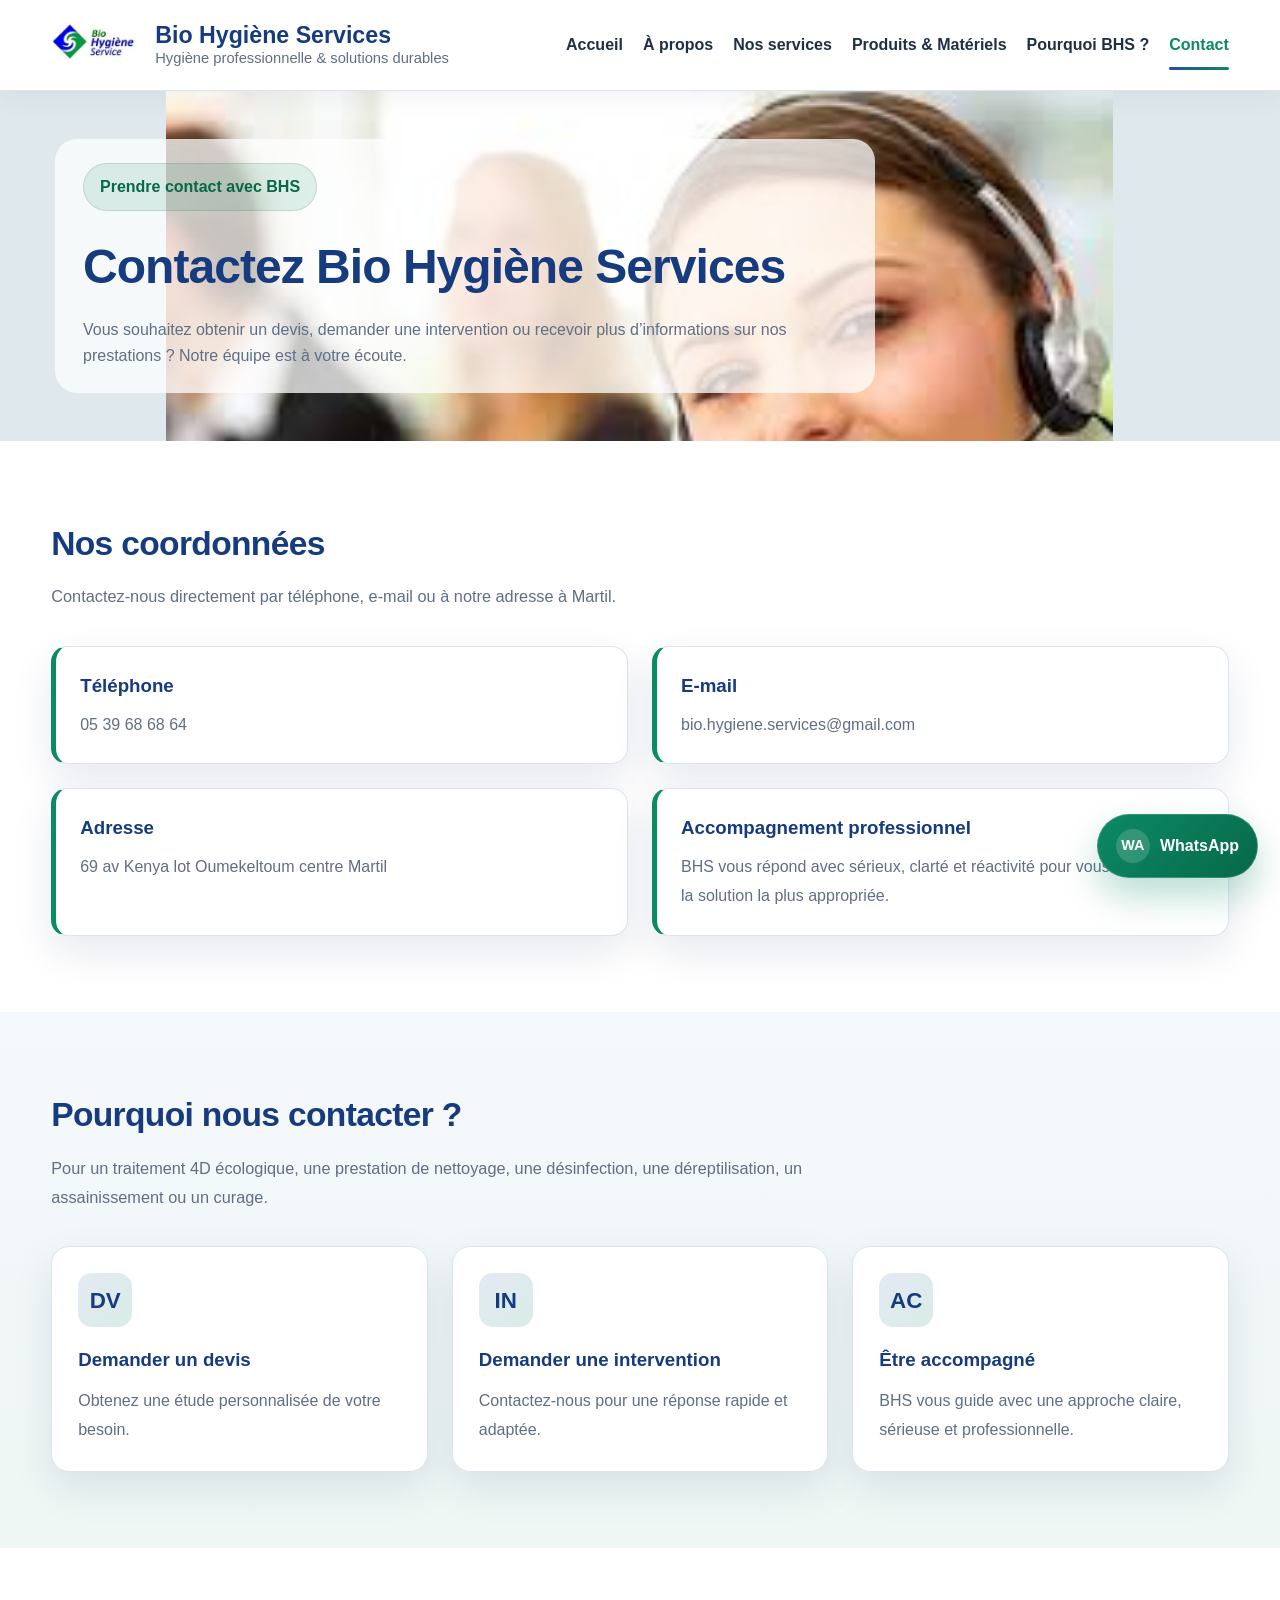
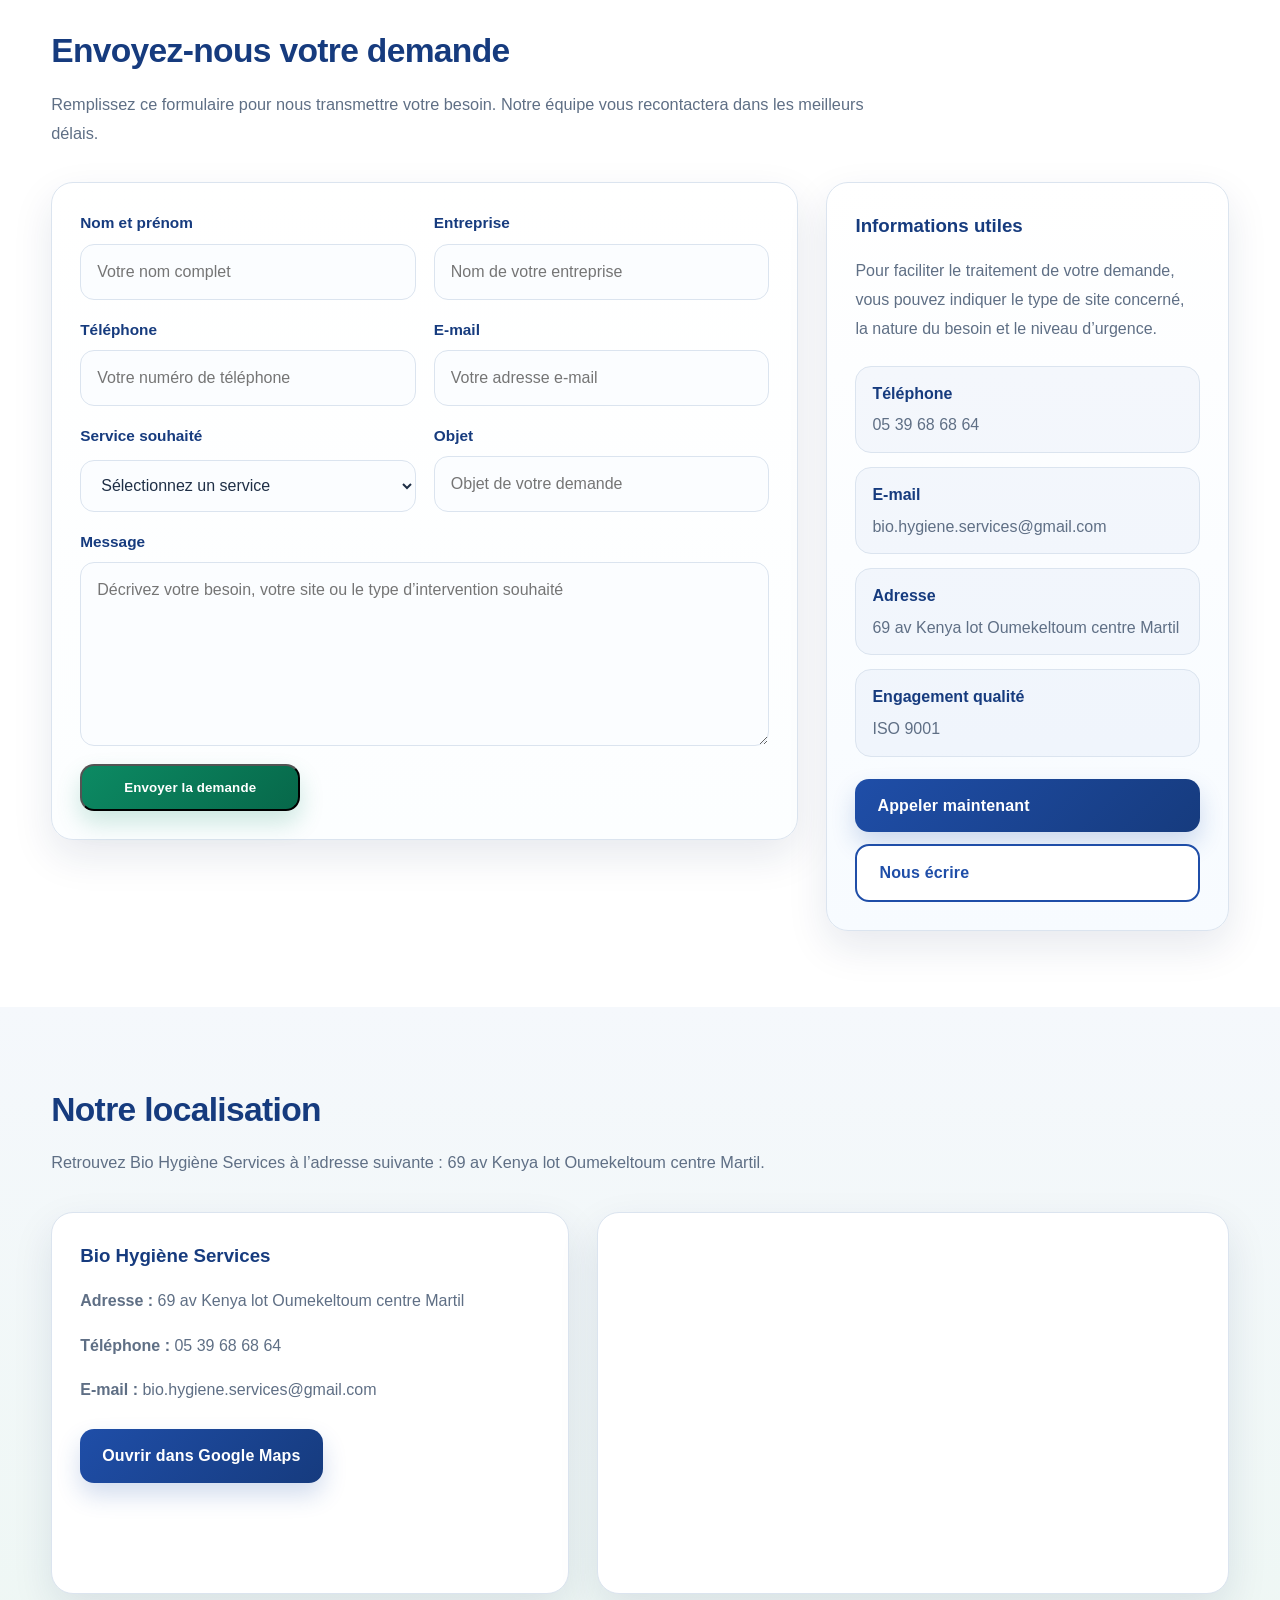
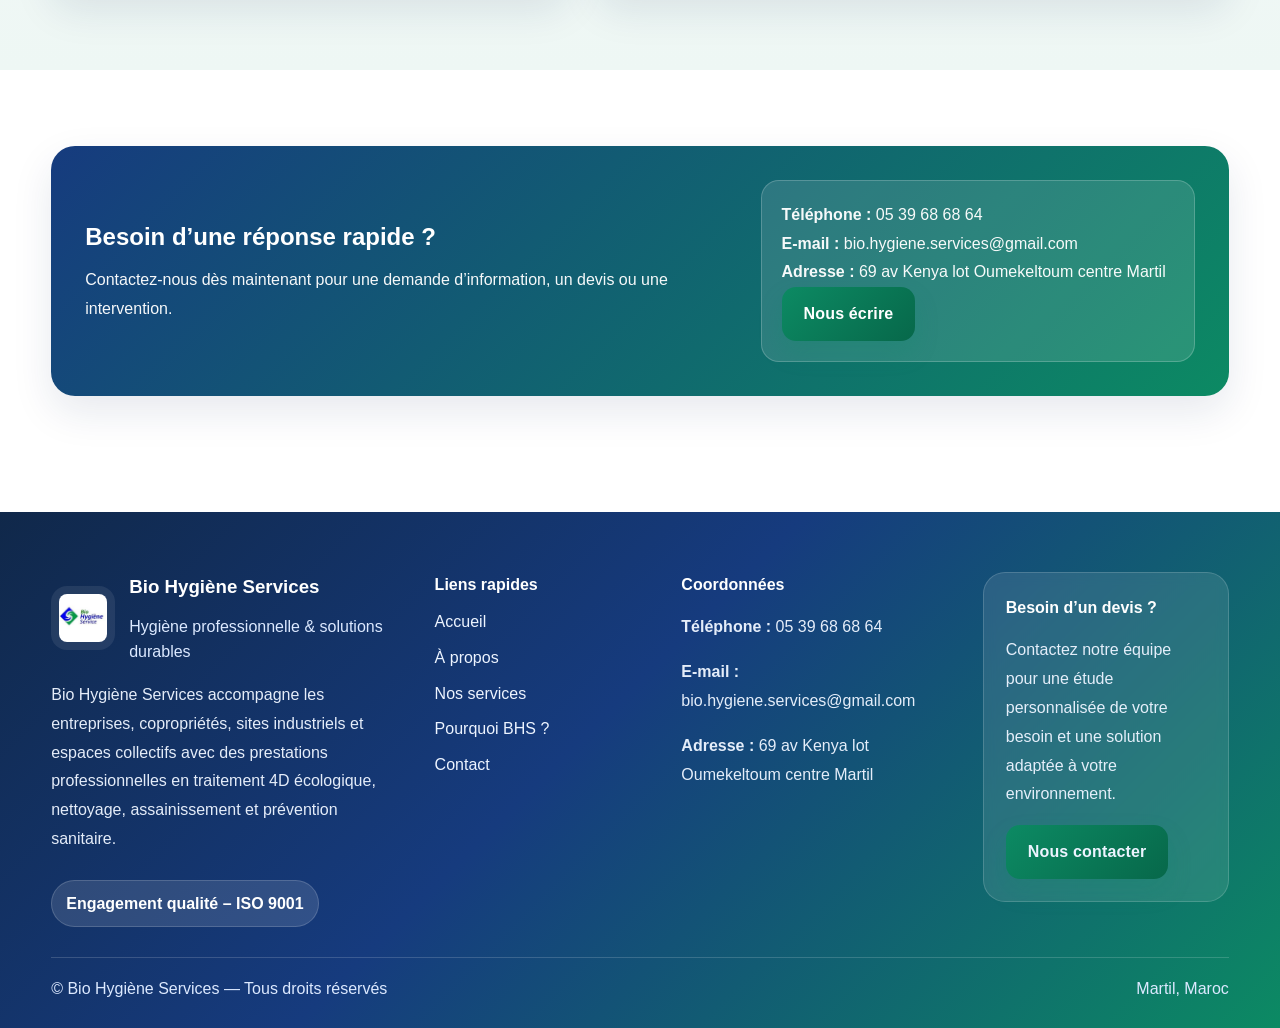
<file: contact.html>
<!DOCTYPE html>
<html lang="fr">

<head>
  <meta charset="UTF-8" />
  <meta name="viewport" content="width=device-width, initial-scale=1.0" />
  <title>Bio Hygiène Services | Contact</title>
  <meta name="description"
    content="Contactez Bio Hygiène Services pour un devis, une intervention ou des informations sur nos prestations d’hygiène professionnelle, traitement 4D, nettoyage et assainissement." />
  <link rel="stylesheet" href="css/style.css" />
</head>

<body>

  <header class="site-header">
    <div class="container header-inner">
      <a href="index.html" class="logo-wrap">
        <img src="assets/images/logo-bhs.png" alt="Logo Bio Hygiène Services" />
        <div class="brand-text">
          <span class="brand-name">Bio Hygiène Services</span>
          <span class="brand-subtitle">Hygiène professionnelle & solutions durables</span>
        </div>
      </a>

      <button class="menu-toggle" aria-label="Ouvrir le menu" aria-expanded="false">
        <span></span>
        <span></span>
        <span></span>
      </button>

      <nav class="main-nav">
        <a href="index.html">Accueil</a>
        <a href="a-propos.html">À propos</a>
        <a href="services.html">Nos services</a>
        <a href="boutique.html">Produits & Matériels</a>
        <a href="pourquoi-bhs.html">Pourquoi BHS ?</a>
        <a href="contact.html" class="active">Contact</a>
      </nav>
    </div>
  </header>

  <main>
    <section class="page-hero page-hero-contact">
      <div class="container">
        <div class="badge">Prendre contact avec BHS</div>
        <h1>Contactez Bio Hygiène Services</h1>
        <p>
          Vous souhaitez obtenir un devis, demander une intervention ou recevoir
          plus d’informations sur nos prestations ? Notre équipe est à votre écoute.
        </p>
      </div>
    </section>

    <section class="section">
      <div class="container">
        <div class="section-heading">
          <h2>Nos coordonnées</h2>
          <p>
            Contactez-nous directement par téléphone, e-mail ou à notre adresse à Martil.
          </p>
        </div>

        <div class="features">
          <div class="feature">
            <h3>Téléphone</h3>
            <p>05 39 68 68 64</p>
          </div>

          <div class="feature">
            <h3>E-mail</h3>
            <p>bio.hygiene.services@gmail.com</p>
          </div>

          <div class="feature">
            <h3>Adresse</h3>
            <p>69 av Kenya lot Oumekeltoum centre Martil</p>
          </div>

          <div class="feature">
            <h3>Accompagnement professionnel</h3>
            <p>
              BHS vous répond avec sérieux, clarté et réactivité pour vous orienter
              vers la solution la plus appropriée.
            </p>
          </div>
        </div>
      </div>
    </section>

    <section class="section section-alt">
      <div class="container">
        <div class="section-heading">
          <h2>Pourquoi nous contacter ?</h2>
          <p>
            Pour un traitement 4D écologique, une prestation de nettoyage,
            une désinfection, une déreptilisation, un assainissement ou un curage.
          </p>
        </div>

        <div class="cards">
          <article class="card">
            <div class="card-icon">DV</div>
            <h3>Demander un devis</h3>
            <p>Obtenez une étude personnalisée de votre besoin.</p>
          </article>

          <article class="card">
            <div class="card-icon">IN</div>
            <h3>Demander une intervention</h3>
            <p>Contactez-nous pour une réponse rapide et adaptée.</p>
          </article>

          <article class="card">
            <div class="card-icon">AC</div>
            <h3>Être accompagné</h3>
            <p>BHS vous guide avec une approche claire, sérieuse et professionnelle.</p>
          </article>
        </div>
      </div>
    </section>
    <section class="section">
      <div class="container">
        <div class="section-heading">
          <h2>Envoyez-nous votre demande</h2>
          <p>
            Remplissez ce formulaire pour nous transmettre votre besoin.
            Notre équipe vous recontactera dans les meilleurs délais.
          </p>
        </div>

        <div class="contact-form-layout">
          <div class="contact-form-card">
            <form class="contact-form" action="https://formspree.io/f/xdawvveo" method="POST">
              <input type="hidden" name="_subject" value="Nouvelle demande depuis le site BHS">

              <div class="form-row">
                <div class="form-group">
                  <label for="nom">Nom et prénom</label>
                  <input type="text" id="nom" name="nom" placeholder="Votre nom complet" required />
                </div>

                <div class="form-group">
                  <label for="entreprise">Entreprise</label>
                  <input type="text" id="entreprise" name="entreprise" placeholder="Nom de votre entreprise" />
                </div>
              </div>

              <div class="form-row">
                <div class="form-group">
                  <label for="telephone">Téléphone</label>
                  <input type="tel" id="telephone" name="telephone" placeholder="Votre numéro de téléphone" required />
                </div>

                <div class="form-group">
                  <label for="email">E-mail</label>
                  <input type="email" id="email" name="email" placeholder="Votre adresse e-mail" required />
                </div>
              </div>

              <div class="form-row">
                <div class="form-group">
                  <label for="service">Service souhaité</label>
                  <select id="service" name="service">
                    <option value="">Sélectionnez un service</option>
                    <option value="traitement-4d">Traitement 4D écologique</option>
                    <option value="deratisation">Dératisation</option>
                    <option value="desinsectisation">Désinsectisation</option>
                    <option value="desinfection">Désinfection</option>
                    <option value="dereptilisation">Déreptilisation</option>
                    <option value="nettoyage">Nettoyage professionnel</option>
                    <option value="assainissement">Assainissement et curage</option>
                    <option value="autre">Autre demande</option>
                  </select>
                </div>

                <div class="form-group">
                  <label for="objet">Objet</label>
                  <input type="text" id="objet" name="objet" placeholder="Objet de votre demande" />
                </div>
              </div>

              <div class="form-group">
                <label for="message">Message</label>
                <textarea id="message" name="message" rows="6"
                  placeholder="Décrivez votre besoin, votre site ou le type d’intervention souhaité"
                  required></textarea>
              </div>

              <button type="submit" class="btn btn-primary">Envoyer la demande</button>
            </form>
          </div>

          <aside class="contact-side-card">
            <h3>Informations utiles</h3>
            <p>
              Pour faciliter le traitement de votre demande, vous pouvez indiquer
              le type de site concerné, la nature du besoin et le niveau d’urgence.
            </p>

            <div class="contact-info-list">
              <div class="contact-info-item">
                <strong>Téléphone</strong>
                <span>05 39 68 68 64</span>
              </div>

              <div class="contact-info-item">
                <strong>E-mail</strong>
                <span>bio.hygiene.services@gmail.com</span>
              </div>

              <div class="contact-info-item">
                <strong>Adresse</strong>
                <span>69 av Kenya lot Oumekeltoum centre Martil</span>
              </div>

              <div class="contact-info-item">
                <strong>Engagement qualité</strong>
                <span>ISO 9001</span>
              </div>
            </div>

            <div class="contact-side-actions">
              <a href="tel:0661761323" class="btn btn-secondary">Appeler maintenant</a>
              <a href="mailto:bio.hygiene.services@gmail.com" class="btn btn-outline">Nous écrire</a>
            </div>
          </aside>
        </div>
      </div>
    </section>
    <section class="section section-alt">
      <div class="container">
        <div class="section-heading">
          <h2>Notre localisation</h2>
          <p>
            Retrouvez Bio Hygiène Services à l’adresse suivante :
            69 av Kenya lot Oumekeltoum centre Martil.
          </p>
        </div>

        <div class="location-layout">
          <div class="location-card">
            <h3>Bio Hygiène Services</h3>
            <p><strong>Adresse :</strong> 69 av Kenya lot Oumekeltoum centre Martil</p>
            <p><strong>Téléphone :</strong> 05 39 68 68 64</p>
            <p><strong>E-mail :</strong> bio.hygiene.services@gmail.com</p>
            <a href="https://maps.google.com/?q=69 av Kenya lot Oumekeltoum centre Martil" target="_blank"
              class="btn btn-secondary">
              Ouvrir dans Google Maps
            </a>
          </div>

          <div class="map-card">
            <iframe src="https://maps.google.com/maps?q=69 av Kenya lot Oumekeltoum centre Martil&z=15&output=embed"
              width="100%" height="100%" style="border:0;" allowfullscreen="" loading="lazy"
              referrerpolicy="no-referrer-when-downgrade">
            </iframe>
          </div>
        </div>
      </div>
    </section>
    <section class="section">
      <div class="container">
        <div class="cta-band">
          <div>
            <h2>Besoin d’une réponse rapide ?</h2>
            <p>
              Contactez-nous dès maintenant pour une demande d’information,
              un devis ou une intervention.
            </p>
          </div>

          <div class="cta-box-right">
            <p><strong>Téléphone :</strong> 05 39 68 68 64</p>
            <p><strong>E-mail :</strong> bio.hygiene.services@gmail.com</p>
            <p><strong>Adresse :</strong> 69 av Kenya lot Oumekeltoum centre Martil</p>
            <a href="mailto:bio.hygiene.services@gmail.com" class="btn btn-primary">Nous écrire</a>
          </div>
        </div>
      </div>
    </section>
  </main>

  <footer class="site-footer">
    <div class="container">
      <div class="footer-top">
        <div class="footer-brand-block">
          <div class="footer-brand-head">
            <img src="assets/images/logo-bhs.png" alt="Logo Bio Hygiène Services" class="footer-logo" />
            <div>
              <h3>Bio Hygiène Services</h3>
              <p class="footer-tagline">Hygiène professionnelle & solutions durables</p>
            </div>
          </div>

          <p class="footer-text">
            Bio Hygiène Services accompagne les entreprises, copropriétés,
            sites industriels et espaces collectifs avec des prestations
            professionnelles en traitement 4D écologique, nettoyage,
            assainissement et prévention sanitaire.
          </p>

          <div class="footer-badge">Engagement qualité – ISO 9001</div>
        </div>

        <div class="footer-links-block">
          <h4>Liens rapides</h4>
          <ul class="footer-links-list">
            <li><a href="index.html">Accueil</a></li>
            <li><a href="a-propos.html">À propos</a></li>
            <li><a href="services.html">Nos services</a></li>
            <li><a href="pourquoi-bhs.html">Pourquoi BHS ?</a></li>
            <li><a href="contact.html">Contact</a></li>
          </ul>
        </div>

        <div class="footer-contact-block">
          <h4>Coordonnées</h4>
          <p><strong>Téléphone :</strong> 05 39 68 68 64</p>
          <p><strong>E-mail :</strong> bio.hygiene.services@gmail.com</p>
          <p><strong>Adresse :</strong> 69 av Kenya lot Oumekeltoum centre Martil</p>
        </div>

        <div class="footer-cta-block">
          <h4>Besoin d’un devis ?</h4>
          <p>
            Contactez notre équipe pour une étude personnalisée de votre besoin
            et une solution adaptée à votre environnement.
          </p>
          <a href="contact.html" class="btn btn-primary">Nous contacter</a>
        </div>
      </div>

      <div class="footer-bottom-premium">
        <p>© Bio Hygiène Services — Tous droits réservés</p>
        <p>Martil, Maroc</p>
      </div>
    </div>
  </footer>

  <script src="js/main.js"></script>
  <a href="https://wa.me/212661761323?text=Bonjour%20Bio%20Hygi%C3%A8ne%20Services%2C%20je%20souhaite%20obtenir%20des%20informations."
    class="whatsapp-float" target="_blank" aria-label="Contacter BHS sur WhatsApp">
    <span class="whatsapp-icon">WA</span>
    <span class="whatsapp-text">WhatsApp</span>
  </a>
</body>

</html>
</file>
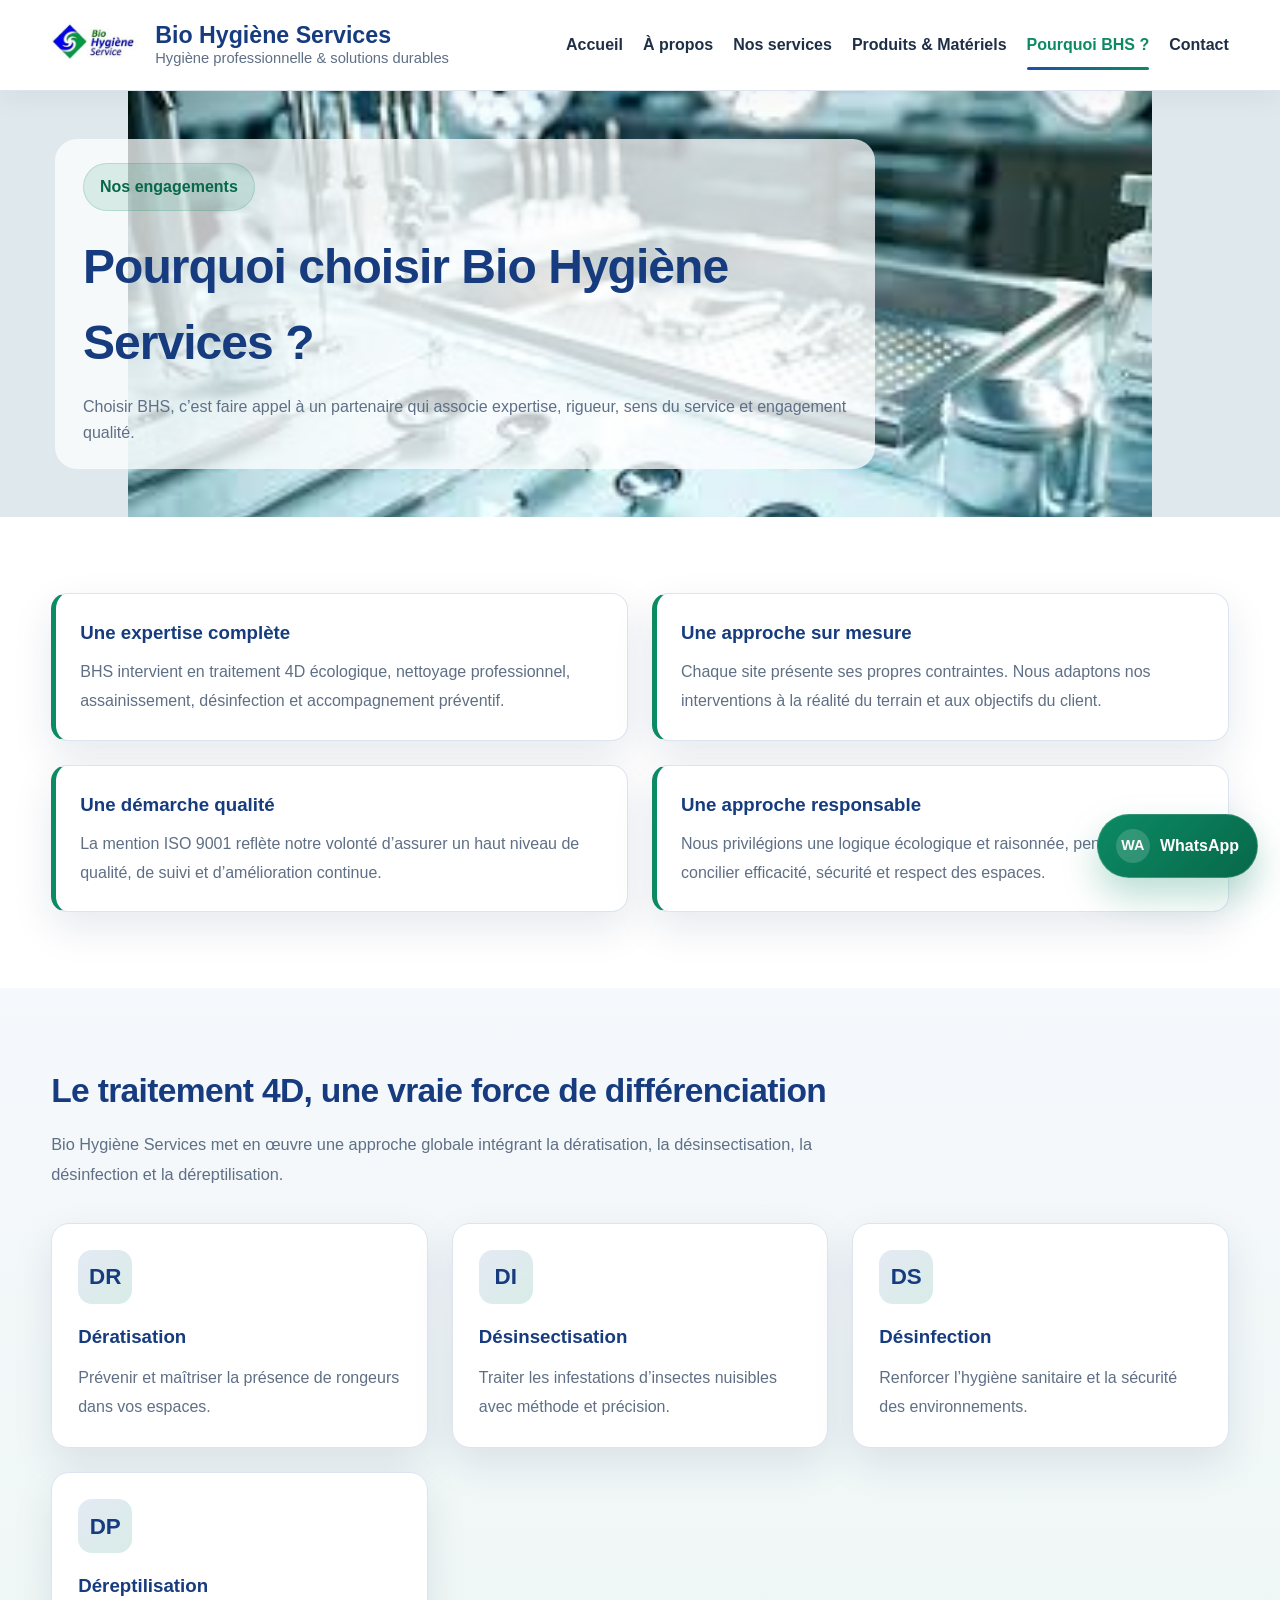
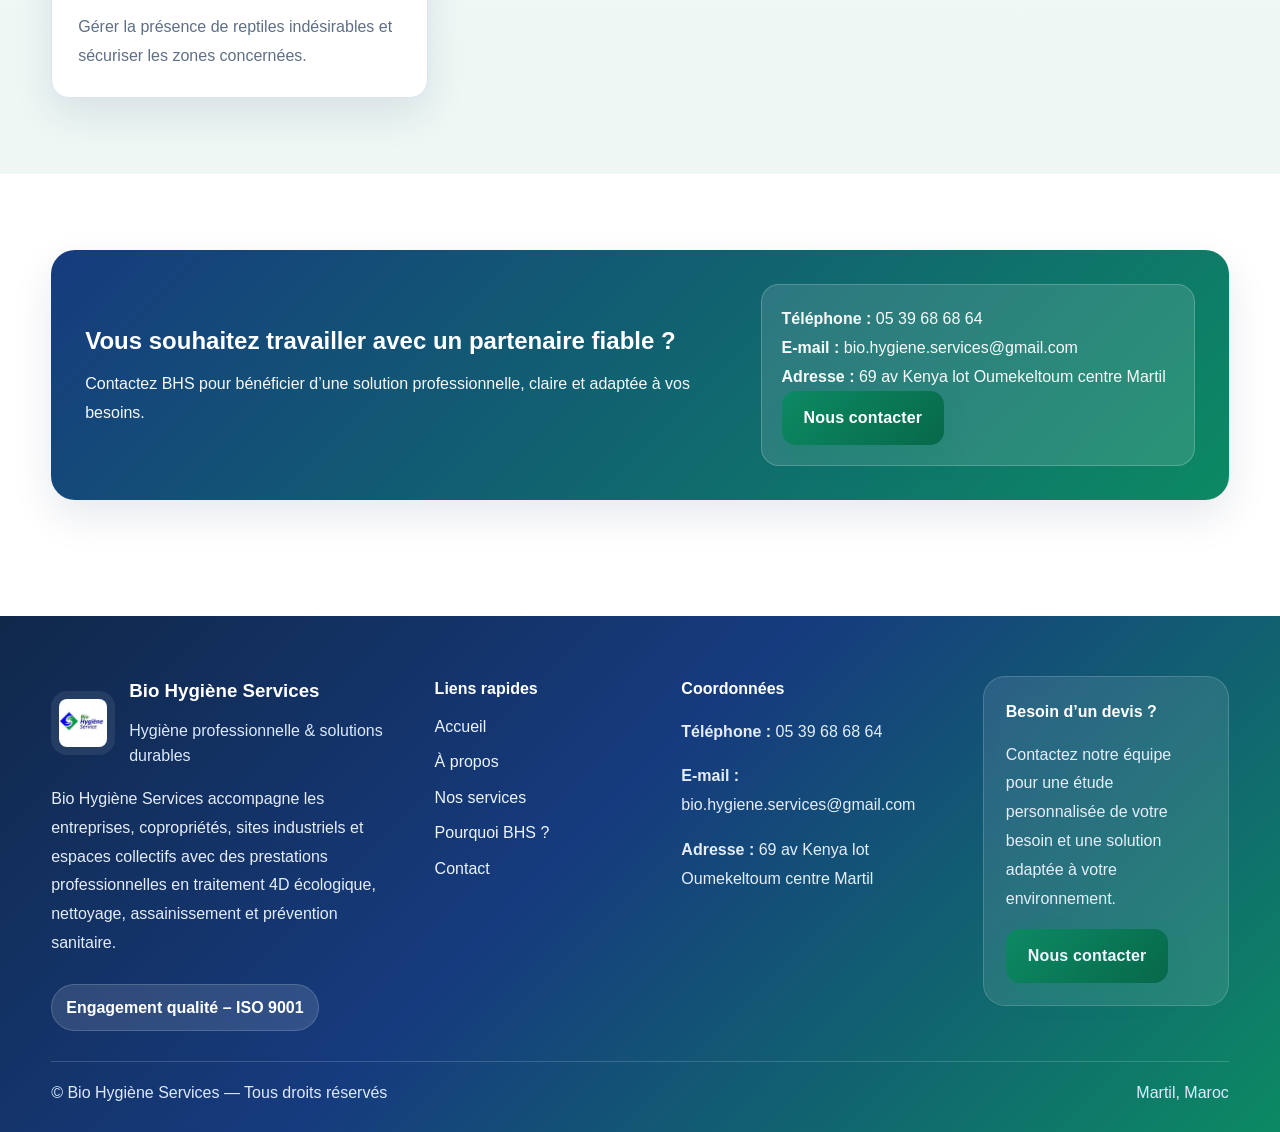
<file: pourquoi-bhs.html>
<!DOCTYPE html>
<html lang="fr">

<head>
  <meta charset="UTF-8" />
  <meta name="viewport" content="width=device-width, initial-scale=1.0" />
  <title>Bio Hygiène Services | Pourquoi BHS ?</title>
  <meta name="description"
    content="Pourquoi choisir Bio Hygiène Services : expertise, traitement 4D écologique, qualité, réactivité, approche responsable et engagement ISO 9001." />
  <link rel="stylesheet" href="css/style.css" />
</head>

<body>

  <header class="site-header">
    <div class="container header-inner">
      <a href="index.html" class="logo-wrap">
        <img src="assets/images/logo-bhs.png" alt="Logo Bio Hygiène Services" />
        <div class="brand-text">
          <span class="brand-name">Bio Hygiène Services</span>
          <span class="brand-subtitle">Hygiène professionnelle & solutions durables</span>
        </div>
      </a>

      <button class="menu-toggle" aria-label="Ouvrir le menu" aria-expanded="false">
        <span></span>
        <span></span>
        <span></span>
      </button>

      <nav class="main-nav">
        <a href="index.html">Accueil</a>
        <a href="a-propos.html">À propos</a>
        <a href="services.html">Nos services</a>
        <a href="boutique.html">Produits & Matériels</a>
        <a href="pourquoi-bhs.html" class="active">Pourquoi BHS ?</a>
        <a href="contact.html">Contact</a>
      </nav>
    </div>
  </header>

  <main>
    <section class="page-hero page-hero-why">
      <div class="container">
        <div class="badge">Nos engagements</div>
        <h1>Pourquoi choisir Bio Hygiène Services ?</h1>
        <p>
          Choisir BHS, c’est faire appel à un partenaire qui associe expertise,
          rigueur, sens du service et engagement qualité.
        </p>
      </div>
    </section>

    <section class="section">
      <div class="container">
        <div class="features">
          <div class="feature">
            <h3>Une expertise complète</h3>
            <p>
              BHS intervient en traitement 4D écologique, nettoyage professionnel,
              assainissement, désinfection et accompagnement préventif.
            </p>
          </div>

          <div class="feature">
            <h3>Une approche sur mesure</h3>
            <p>
              Chaque site présente ses propres contraintes. Nous adaptons nos
              interventions à la réalité du terrain et aux objectifs du client.
            </p>
          </div>

          <div class="feature">
            <h3>Une démarche qualité</h3>
            <p>
              La mention ISO 9001 reflète notre volonté d’assurer un haut niveau
              de qualité, de suivi et d’amélioration continue.
            </p>
          </div>

          <div class="feature">
            <h3>Une approche responsable</h3>
            <p>
              Nous privilégions une logique écologique et raisonnée, pensée pour
              concilier efficacité, sécurité et respect des espaces.
            </p>
          </div>
        </div>
      </div>
    </section>

    <section class="section section-alt">
      <div class="container">
        <div class="section-heading">
          <h2>Le traitement 4D, une vraie force de différenciation</h2>
          <p>
            Bio Hygiène Services met en œuvre une approche globale intégrant
            la dératisation, la désinsectisation, la désinfection et la déreptilisation.
          </p>
        </div>

        <div class="cards">
          <article class="card">
            <div class="card-icon">DR</div>
            <h3>Dératisation</h3>
            <p>Prévenir et maîtriser la présence de rongeurs dans vos espaces.</p>
          </article>

          <article class="card">
            <div class="card-icon">DI</div>
            <h3>Désinsectisation</h3>
            <p>Traiter les infestations d’insectes nuisibles avec méthode et précision.</p>
          </article>

          <article class="card">
            <div class="card-icon">DS</div>
            <h3>Désinfection</h3>
            <p>Renforcer l’hygiène sanitaire et la sécurité des environnements.</p>
          </article>

          <article class="card">
            <div class="card-icon">DP</div>
            <h3>Déreptilisation</h3>
            <p>Gérer la présence de reptiles indésirables et sécuriser les zones concernées.</p>
          </article>
        </div>
      </div>
    </section>

    <section class="section">
      <div class="container">
        <div class="cta-band">
          <div>
            <h2>Vous souhaitez travailler avec un partenaire fiable ?</h2>
            <p>
              Contactez BHS pour bénéficier d’une solution professionnelle,
              claire et adaptée à vos besoins.
            </p>
          </div>

          <div class="cta-box-right">
            <p><strong>Téléphone :</strong> 05 39 68 68 64</p>
            <p><strong>E-mail :</strong> bio.hygiene.services@gmail.com</p>
            <p><strong>Adresse :</strong> 69 av Kenya lot Oumekeltoum centre Martil</p>
            <a href="contact.html" class="btn btn-primary">Nous contacter</a>
          </div>
        </div>
      </div>
    </section>
  </main>

  <footer class="site-footer">
    <div class="container">
      <div class="footer-top">
        <div class="footer-brand-block">
          <div class="footer-brand-head">
            <img src="assets/images/logo-bhs.png" alt="Logo Bio Hygiène Services" class="footer-logo" />
            <div>
              <h3>Bio Hygiène Services</h3>
              <p class="footer-tagline">Hygiène professionnelle & solutions durables</p>
            </div>
          </div>

          <p class="footer-text">
            Bio Hygiène Services accompagne les entreprises, copropriétés,
            sites industriels et espaces collectifs avec des prestations
            professionnelles en traitement 4D écologique, nettoyage,
            assainissement et prévention sanitaire.
          </p>

          <div class="footer-badge">Engagement qualité – ISO 9001</div>
        </div>

        <div class="footer-links-block">
          <h4>Liens rapides</h4>
          <ul class="footer-links-list">
            <li><a href="index.html">Accueil</a></li>
            <li><a href="a-propos.html">À propos</a></li>
            <li><a href="services.html">Nos services</a></li>
            <li><a href="pourquoi-bhs.html">Pourquoi BHS ?</a></li>
            <li><a href="contact.html">Contact</a></li>
          </ul>
        </div>

        <div class="footer-contact-block">
          <h4>Coordonnées</h4>
          <p><strong>Téléphone :</strong> 05 39 68 68 64</p>
          <p><strong>E-mail :</strong> bio.hygiene.services@gmail.com</p>
          <p><strong>Adresse :</strong> 69 av Kenya lot Oumekeltoum centre Martil</p>
        </div>

        <div class="footer-cta-block">
          <h4>Besoin d’un devis ?</h4>
          <p>
            Contactez notre équipe pour une étude personnalisée de votre besoin
            et une solution adaptée à votre environnement.
          </p>
          <a href="contact.html" class="btn btn-primary">Nous contacter</a>
        </div>
      </div>

      <div class="footer-bottom-premium">
        <p>© Bio Hygiène Services — Tous droits réservés</p>
        <p>Martil, Maroc</p>
      </div>
    </div>
  </footer>

  <script src="js/main.js"></script>
  <a href="https://wa.me/212661761323?text=Bonjour%20Bio%20Hygi%C3%A8ne%20Services%2C%20je%20souhaite%20obtenir%20des%20informations."
    class="whatsapp-float" target="_blank" aria-label="Contacter BHS sur WhatsApp">
    <span class="whatsapp-icon">WA</span>
    <span class="whatsapp-text">WhatsApp</span>
  </a>
</body>

</html>
</file>
<file: css/style.css>
:root {
  --bhs-blue: #1f4ea8;
  --bhs-blue-dark: #163b7e;
  --bhs-green: #0c8a63;
  --bhs-green-dark: #07684a;
  --bhs-white: #ffffff;
  --bhs-light: #f5f8fc;
  --bhs-light-alt: #eef7f4;
  --bhs-text: #1f2f46;
  --bhs-muted: #5f6f85;
  --bhs-border: #dbe4ef;
  --bhs-shadow: 0 16px 40px rgba(17, 42, 87, 0.10);
  --container: 1180px;
  --radius: 18px;
}

* {
  box-sizing: border-box;
}

html {
  scroll-behavior: smooth;
}

body {
  margin: 0;
  font-family: "Segoe UI", Arial, sans-serif;
  color: var(--bhs-text);
  background: var(--bhs-white);
  line-height: 1.6;
}

img {
  max-width: 100%;
  display: block;
}

a {
  text-decoration: none;
  color: inherit;
}

.container {
  width: min(92%, var(--container));
  margin: 0 auto;
}

/* Header */
.site-header {
  position: sticky;
  top: 0;
  z-index: 100;
  background: rgba(255, 255, 255, 0.96);
  border-bottom: 1px solid var(--bhs-border);
  backdrop-filter: blur(8px);
}

.header-inner {
  min-height: 82px;
  display: flex;
  align-items: center;
  justify-content: space-between;
  gap: 24px;
}

.logo-wrap {
  display: flex;
  align-items: center;
  gap: 14px;
}

.logo-wrap img {
  width: 90px;
  height: 90px;
  object-fit: contain;
}

.brand-text {
  display: flex;
  flex-direction: column;
  line-height: 1.2;
}

.brand-name {
  font-size: 1.45rem;
  font-weight: 800;
  color: var(--bhs-blue-dark);
}

.brand-subtitle {
  font-size: 0.92rem;
  color: var(--bhs-muted);
}

.main-nav {
  display: flex;
  align-items: center;
  gap: 20px;
  flex-wrap: wrap;
}

.main-nav a {
  font-weight: 700;
  color: var(--bhs-text);
  position: relative;
  padding: 6px 0;
}

.main-nav a:hover,
.main-nav a.active {
  color: var(--bhs-green);
}

.main-nav a.active::after,
.main-nav a:hover::after {
  content: "";
  position: absolute;
  left: 0;
  bottom: -6px;
  width: 100%;
  height: 3px;
  border-radius: 999px;
  background: linear-gradient(90deg, var(--bhs-blue), var(--bhs-green));
}

/* Hero */
.hero {
  background:
    linear-gradient(135deg, rgba(31, 78, 168, 0.08), rgba(12, 138, 99, 0.10)),
    linear-gradient(180deg, #ffffff 0%, #f6fbff 100%);
  padding: 84px 0 72px;
}

.hero-grid {
  display: grid;
  grid-template-columns: 1.15fr 0.85fr;
  gap: 42px;
  align-items: center;
}

.badge {
  display: inline-flex;
  align-items: center;
  gap: 10px;
  background: rgba(12, 138, 99, 0.12);
  color: var(--bhs-green-dark);
  border: 1px solid rgba(12, 138, 99, 0.18);
  padding: 10px 16px;
  border-radius: 999px;
  font-weight: 800;
  margin-bottom: 18px;
}

.hero h1,
.hero h2 {
  margin: 0 0 18px;
  font-size: clamp(2.2rem, 5vw, 3.5rem);
  line-height: 1.15;
  color: var(--bhs-blue-dark);
}

.hero p.lead {
  font-size: 1.1rem;
  color: var(--bhs-text);
  max-width: 760px;
  margin-bottom: 24px;
}

.hero-actions {
  display: flex;
  gap: 14px;
  flex-wrap: wrap;
  margin-bottom: 28px;
}

.hero-image img {
  border-radius: 15px;
  box-shadow: var(--bhs-shadow);
  border: 1px solid var(--bhs-border);
  min-height: 300px;
  object-fit: cover;
}

.hero-points {
  display: grid;
  grid-template-columns: repeat(2, minmax(0, 1fr));
  gap: 14px;
  margin-top: 8px;
}

.hero-point {
  background: var(--bhs-white);
  border: 1px solid var(--bhs-border);
  border-radius: 16px;
  padding: 16px;
  box-shadow: var(--bhs-shadow);
}

.hero-point strong {
  display: block;
  color: var(--bhs-blue-dark);
  margin-bottom: 6px;
}

/* Sections */
.section {
  padding: 76px 0;
}

.section-alt {
  background: linear-gradient(180deg, var(--bhs-light) 0%, var(--bhs-light-alt) 100%);
}

.section-heading {
  max-width: 820px;
  margin-bottom: 34px;
}

.section-heading h2 {
  margin: 0 0 12px;
  font-size: 2.1rem;
  color: var(--bhs-blue-dark);
}

.section-heading p {
  margin: 0;
  color: var(--bhs-muted);
  font-size: 1.02rem;
}

/* Buttons */
.btn {
  display: inline-block;
  padding: 14px 22px;
  border-radius: 14px;
  font-weight: 800;
  transition: 0.25s ease;
}

.btn:hover {
  transform: translateY(-2px);
}

.btn-primary {
  background: linear-gradient(135deg, var(--bhs-green), var(--bhs-green-dark));
  color: var(--bhs-white);
  box-shadow: 0 12px 24px rgba(12, 138, 99, 0.20);
}

.btn-secondary {
  background: linear-gradient(135deg, var(--bhs-blue), var(--bhs-blue-dark));
  color: var(--bhs-white);
  box-shadow: 0 12px 24px rgba(31, 78, 168, 0.20);
}

.btn-outline {
  border: 2px solid var(--bhs-blue);
  color: var(--bhs-blue);
  background: var(--bhs-white);
}

/* Cards */
.cards {
  display: grid;
  grid-template-columns: repeat(3, minmax(0, 1fr));
  gap: 24px;
}

.card {
  background: var(--bhs-white);
  border: 1px solid var(--bhs-border);
  border-radius: var(--radius);
  padding: 26px;
  box-shadow: var(--bhs-shadow);
  transition: 0.25s ease;
}

.card:hover {
  transform: translateY(-4px);
}

.card-icon {
  width: 54px;
  height: 54px;
  display: grid;
  place-items: center;
  border-radius: 14px;
  margin-bottom: 18px;
  background: linear-gradient(135deg, rgba(31, 78, 168, 0.12), rgba(12, 138, 99, 0.16));
  color: var(--bhs-blue-dark);
  font-size: 1.4rem;
  font-weight: 800;
}

.card h3 {
  margin-top: 0;
  margin-bottom: 12px;
  color: var(--bhs-blue-dark);
}

.card p {
  margin: 0;
  color: var(--bhs-muted);
}

/* Feature blocks */
.features {
  display: grid;
  grid-template-columns: repeat(2, minmax(0, 1fr));
  gap: 24px;
}

.feature {
  background: var(--bhs-white);
  border-left: 5px solid var(--bhs-green);
  border-radius: 16px;
  padding: 24px;
  box-shadow: var(--bhs-shadow);
  border-top: 1px solid var(--bhs-border);
  border-right: 1px solid var(--bhs-border);
  border-bottom: 1px solid var(--bhs-border);
}

.feature h3 {
  margin-top: 0;
  margin-bottom: 10px;
  color: var(--bhs-blue-dark);
}

.feature p {
  margin: 0;
  color: var(--bhs-muted);
}

/* CTA */
.cta-band {
  background: linear-gradient(135deg, var(--bhs-blue-dark), var(--bhs-green));
  color: var(--bhs-white);
  border-radius: 24px;
  padding: 34px;
  display: grid;
  grid-template-columns: 1.2fr 0.8fr;
  gap: 24px;
  align-items: center;
  box-shadow: var(--bhs-shadow);
}

.cta-band h2 {
  margin-top: 0;
  margin-bottom: 10px;
  color: var(--bhs-white);
}

.cta-band p {
  margin: 0;
  opacity: 0.96;
}

.cta-box-right {
  background: rgba(255, 255, 255, 0.12);
  border-radius: 18px;
  padding: 20px;
  border: 1px solid rgba(255, 255, 255, 0.20);
}

/* Footer */
.site-footer {
  background: linear-gradient(135deg, #10284a, #163b7e);
  color: #edf4ff;
  padding: 54px 0 34px;
  margin-top: 40px;
}

.footer-grid {
  display: grid;
  grid-template-columns: 1.2fr 0.8fr 0.8fr;
  gap: 26px;
}

.site-footer h3,
.site-footer h4 {
  margin-top: 0;
  color: var(--bhs-white);
}

.site-footer ul {
  list-style: none;
  padding: 0;
  margin: 0;
}

.site-footer li+li {
  margin-top: 8px;
}

.site-footer a {
  color: #edf4ff;
}

.site-footer a:hover {
  color: #bff2df;
}

.footer-bottom {
  margin-top: 26px;
  padding-top: 18px;
  border-top: 1px solid rgba(255, 255, 255, 0.14);
  font-size: 0.95rem;
  color: #d9e6fa;
}

/* Inner page hero */
.page-hero {
  padding: 70px 0 46px;
  background: linear-gradient(135deg, rgba(31, 78, 168, 0.08), rgba(12, 138, 99, 0.10));
}

.page-hero h1 {
  margin: 0 0 12px;
  font-size: clamp(2rem, 4vw, 3rem);
  color: var(--bhs-blue-dark);
}

.page-hero p {
  margin: 0;
  max-width: 800px;
  color: var(--bhs-muted);
}

/* Service list */
.service-list {
  display: grid;
  gap: 22px;
}

.service-block {
  background: var(--bhs-white);
  border: 1px solid var(--bhs-border);
  border-radius: 18px;
  padding: 24px;
  box-shadow: var(--bhs-shadow);
}

.service-block h3 {
  margin-top: 0;
  color: var(--bhs-blue-dark);
}

.service-block p {
  margin-bottom: 0;
  color: var(--bhs-muted);
}

/* Responsive */
@media (max-width: 980px) {

  .hero-grid,
  .cards,
  .features,
  .cta-band,
  .footer-grid {
    grid-template-columns: 1fr;
  }

  .header-inner {
    flex-direction: column;
    justify-content: center;
    padding: 16px 0;
  }

  .main-nav {
    justify-content: center;
  }

  .hero-image img {
    min-height: auto;
  }
}

@media (max-width: 640px) {
  .hero {
    padding: 60px 0 50px;
  }

  .section {
    padding: 58px 0;
  }

  .brand-name {
    font-size: 1.2rem;
  }

  .hero-point,
  .card,
  .feature,
  .service-block {
    padding: 20px;
  }

  .feature,
  .card,
  .cta-box-right,
  .site-footer p,
  .site-footer a {
    min-width: 0;
    overflow-wrap: anywhere;
    word-break: break-word;
  }

  .footer-grid {
    align-items: start;
  }

  .page-hero p {
    margin-top: 10px;
    line-height: 1.8;
  }

  .feature {
    transition: 0.25s ease;
  }

  .feature:hover {
    transform: translateY(-4px);
    box-shadow: 0 18px 35px rgba(17, 42, 87, 0.12);
  }
}

.contact-form-layout {
  display: grid;
  grid-template-columns: 1.3fr 0.7fr;
  gap: 28px;
  align-items: start;
}

.contact-form-card,
.contact-side-card {
  background: var(--bhs-white);
  border: 1px solid var(--bhs-border);
  border-radius: 22px;
  box-shadow: var(--bhs-shadow);
}

.contact-form-card {
  padding: 28px;
}

.contact-side-card {
  padding: 28px;
  background: linear-gradient(180deg, #ffffff 0%, #f7fbff 100%);
}

.contact-side-card h3 {
  margin-top: 0;
  margin-bottom: 12px;
  color: var(--bhs-blue-dark);
}

.contact-side-card p {
  color: var(--bhs-muted);
  margin-bottom: 22px;
}

.contact-form {
  display: grid;
  gap: 18px;
}

.form-row {
  display: grid;
  grid-template-columns: repeat(2, minmax(0, 1fr));
  gap: 18px;
}

.form-group {
  display: grid;
  gap: 8px;
}

.form-group label {
  font-weight: 700;
  color: var(--bhs-blue-dark);
  font-size: 0.96rem;
}

.form-group input,
.form-group select,
.form-group textarea {
  width: 100%;
  padding: 14px 16px;
  border: 1px solid var(--bhs-border);
  border-radius: 14px;
  background: #fbfdff;
  color: var(--bhs-text);
  font: inherit;
  outline: none;
  transition: 0.2s ease;
}

.form-group input:focus,
.form-group select:focus,
.form-group textarea:focus {
  border-color: var(--bhs-green);
  box-shadow: 0 0 0 4px rgba(12, 138, 99, 0.10);
  background: var(--bhs-white);
}

.form-group textarea {
  resize: vertical;
  min-height: 150px;
}

.contact-info-list {
  display: grid;
  gap: 14px;
  margin-bottom: 22px;
}

.contact-info-item {
  padding: 14px 16px;
  border-radius: 16px;
  background: rgba(31, 78, 168, 0.04);
  border: 1px solid var(--bhs-border);
}

.contact-info-item strong {
  display: block;
  color: var(--bhs-blue-dark);
  margin-bottom: 6px;
}

.contact-info-item span {
  color: var(--bhs-muted);
}

.contact-side-actions {
  display: flex;
  flex-direction: column;
  gap: 12px;
}

@media (max-width: 980px) {

  .contact-form-layout,
  .form-row {
    grid-template-columns: 1fr;
  }
}

.contact-form-card:hover,
.contact-side-card:hover {
  transform: translateY(-3px);
  transition: 0.25s ease;
}

.contact-form-card,
.contact-side-card {
  transition: 0.25s ease;
}

.contact-form .btn {
  width: fit-content;
  min-width: 220px;
}

.contact-form-card {
  background: linear-gradient(180deg, #ffffff 0%, #fcfeff 100%);
}

.method-cards {
  grid-template-columns: repeat(4, minmax(0, 1fr));
}

.sector-grid {
  display: grid;
  grid-template-columns: repeat(2, minmax(0, 1fr));
  gap: 24px;
}

.sector-item {
  background: var(--bhs-white);
  border: 1px solid var(--bhs-border);
  border-radius: 20px;
  padding: 24px;
  box-shadow: var(--bhs-shadow);
  transition: 0.25s ease;
}

.sector-item:hover {
  transform: translateY(-4px);
}

.sector-item h3 {
  margin-top: 0;
  margin-bottom: 10px;
  color: var(--bhs-blue-dark);
}

.sector-item p {
  margin: 0;
  color: var(--bhs-muted);
}

@media (max-width: 980px) {

  .method-cards,
  .sector-grid {
    grid-template-columns: 1fr;
  }
}

.card,
.feature,
.sector-item,
.hero-point {
  transition: 0.25s ease;
}

.card:hover,
.feature:hover,
.sector-item:hover,
.hero-point:hover {
  transform: translateY(-4px);
  box-shadow: 0 18px 38px rgba(17, 42, 87, 0.12);
}

.hero p,
.section p,
.feature p,
.card p,
.sector-item p {
  line-height: 1.8;
}

.location-layout {
  display: grid;
  grid-template-columns: 0.9fr 1.1fr;
  gap: 28px;
  align-items: stretch;
}

.location-card,
.map-card {
  background: var(--bhs-white);
  border: 1px solid var(--bhs-border);
  border-radius: 22px;
  box-shadow: var(--bhs-shadow);
  overflow: hidden;
}

.location-card {
  padding: 28px;
}

.location-card h3 {
  margin-top: 0;
  margin-bottom: 16px;
  color: var(--bhs-blue-dark);
}

.location-card p {
  margin-bottom: 12px;
  color: var(--bhs-muted);
}

.location-card .btn {
  margin-top: 12px;
}

.map-card {
  min-height: 380px;
}

.map-card iframe {
  display: block;
  width: 100%;
  height: 100%;
  min-height: 380px;
}

@media (max-width: 980px) {
  .location-layout {
    grid-template-columns: 1fr;
  }

  .map-card,
  .map-card iframe {
    min-height: 320px;
  }
}

.site-footer {
  background: linear-gradient(135deg, #10284a 0%, #163b7e 45%, #0c8a63 100%);
  color: #edf4ff;
  padding: 60px 0 26px;
  margin-top: 40px;
}

.footer-top {
  display: grid;
  grid-template-columns: 1.3fr 0.8fr 1fr 0.9fr;
  gap: 28px;
  align-items: start;
}

.footer-brand-head {
  display: flex;
  align-items: center;
  gap: 14px;
  margin-bottom: 16px;
}

.footer-logo {
  width: 64px;
  height: 64px;
  object-fit: contain;
  background: rgba(255, 255, 255, 0.08);
  border-radius: 16px;
  padding: 8px;
}

.footer-brand-block h3,
.footer-links-block h4,
.footer-contact-block h4,
.footer-cta-block h4 {
  margin-top: 0;
  margin-bottom: 12px;
  color: #ffffff;
}

.footer-tagline {
  margin: 0;
  color: #dce9ff;
}

.footer-text,
.footer-contact-block p,
.footer-cta-block p {
  color: #edf4ff;
  opacity: 0.96;
  line-height: 1.8;
}

.footer-badge {
  display: inline-block;
  margin-top: 10px;
  padding: 10px 14px;
  border-radius: 999px;
  background: rgba(255, 255, 255, 0.12);
  border: 1px solid rgba(255, 255, 255, 0.16);
  color: #ffffff;
  font-weight: 700;
}

.footer-links-list {
  list-style: none;
  padding: 0;
  margin: 0;
}

.footer-links-list li+li {
  margin-top: 10px;
}

.footer-links-list a,
.footer-contact-block a {
  color: #edf4ff;
}

.footer-links-list a:hover {
  color: #bff2df;
}

.footer-cta-block {
  background: rgba(255, 255, 255, 0.10);
  border: 1px solid rgba(255, 255, 255, 0.16);
  border-radius: 22px;
  padding: 22px;
  backdrop-filter: blur(6px);
}

.footer-bottom-premium {
  margin-top: 30px;
  padding-top: 18px;
  border-top: 1px solid rgba(255, 255, 255, 0.16);
  display: flex;
  justify-content: space-between;
  gap: 16px;
  flex-wrap: wrap;
}

.footer-bottom-premium p {
  margin: 0;
  color: #dce9ff;
}

@media (max-width: 980px) {
  .footer-top {
    grid-template-columns: 1fr;
  }

  .footer-bottom-premium {
    flex-direction: column;
  }
}

.menu-toggle {
  display: none;
  width: 52px;
  height: 52px;
  border: 1px solid var(--bhs-border);
  background: var(--bhs-white);
  border-radius: 14px;
  cursor: pointer;
  padding: 0;
  align-items: center;
  justify-content: center;
  flex-direction: column;
  gap: 6px;
}

.menu-toggle span {
  display: block;
  width: 22px;
  height: 3px;
  border-radius: 999px;
  background: var(--bhs-blue-dark);
  transition: 0.25s ease;
}

@media (max-width: 980px) {
  .header-inner {
    position: relative;
    flex-direction: row;
    justify-content: space-between;
    align-items: center;
    padding: 14px 0;
  }

  .menu-toggle {
    display: inline-flex;
  }

  .main-nav {
    display: none;
    position: absolute;
    top: calc(100% + 12px);
    right: 0;
    width: min(320px, 92vw);
    background: var(--bhs-white);
    border: 1px solid var(--bhs-border);
    border-radius: 18px;
    box-shadow: var(--bhs-shadow);
    padding: 16px;
    flex-direction: column;
    align-items: flex-start;
    gap: 14px;
    z-index: 200;
  }

  .main-nav.open {
    display: flex;
  }

  .main-nav a {
    width: 100%;
    padding: 10px 0;
  }

  .main-nav a.active::after,
  .main-nav a:hover::after {
    bottom: 0;
  }

  .brand-subtitle {
    display: none;
  }

  .logo-wrap img {
    width: 52px;
    height: 52px;
  }

  .brand-name {
    font-size: 1.15rem;
  }
}

.whatsapp-float {
  position: fixed;
  right: 22px;
  bottom: 22px;
  z-index: 300;
  display: inline-flex;
  align-items: center;
  gap: 10px;
  padding: 14px 18px;
  border-radius: 999px;
  background: linear-gradient(135deg, #0c8a63, #07684a);
  color: #ffffff;
  font-weight: 800;
  box-shadow: 0 18px 36px rgba(12, 138, 99, 0.28);
  border: 1px solid rgba(255, 255, 255, 0.18);
  transition: 0.25s ease;
}

.whatsapp-float:hover {
  transform: translateY(-3px) scale(1.02);
  box-shadow: 0 22px 40px rgba(12, 138, 99, 0.34);
}

.whatsapp-icon {
  width: 34px;
  height: 34px;
  border-radius: 50%;
  display: grid;
  place-items: center;
  background: rgba(255, 255, 255, 0.16);
  color: #ffffff;
  font-size: 0.9rem;
  font-weight: 900;
}

.whatsapp-text {
  line-height: 1;
}

@media (max-width: 640px) {
  .whatsapp-float {
    right: 14px;
    bottom: 14px;
    padding: 12px 14px;
  }

  .whatsapp-text {
    display: none;
  }
}

.engagement-grid {
  display: grid;
  grid-template-columns: repeat(4, minmax(0, 1fr));
  gap: 24px;
}

.engagement-item {
  background: linear-gradient(180deg, #ffffff 0%, #f8fbff 100%);
  border: 1px solid var(--bhs-border);
  border-radius: 22px;
  padding: 26px;
  box-shadow: var(--bhs-shadow);
  transition: 0.25s ease;
}

.engagement-item:hover {
  transform: translateY(-4px);
  box-shadow: 0 18px 38px rgba(17, 42, 87, 0.12);
}

.engagement-number {
  display: inline-flex;
  align-items: center;
  justify-content: center;
  min-width: 64px;
  height: 64px;
  padding: 0 14px;
  border-radius: 18px;
  margin-bottom: 18px;
  background: linear-gradient(135deg, rgba(31, 78, 168, 0.12), rgba(12, 138, 99, 0.14));
  color: var(--bhs-blue-dark);
  font-weight: 900;
  font-size: 1.2rem;
}

.engagement-item h3 {
  margin-top: 0;
  margin-bottom: 12px;
  color: var(--bhs-blue-dark);
}

.engagement-item p {
  margin: 0;
  color: var(--bhs-muted);
  line-height: 1.8;
}

@media (max-width: 980px) {
  .engagement-grid {
    grid-template-columns: 1fr;
  }
}

.quick-quote-band {
  display: grid;
  grid-template-columns: 1.3fr 0.7fr;
  gap: 24px;
  align-items: center;
  padding: 32px;
  border-radius: 26px;
  background: linear-gradient(135deg, #163b7e 0%, #1f4ea8 50%, #0c8a63 100%);
  color: #ffffff;
  box-shadow: 0 20px 44px rgba(17, 42, 87, 0.18);
}

.quick-quote-badge {
  display: inline-block;
  margin-bottom: 14px;
  padding: 9px 14px;
  border-radius: 999px;
  background: rgba(255, 255, 255, 0.14);
  border: 1px solid rgba(255, 255, 255, 0.18);
  font-weight: 800;
}

.quick-quote-content h2 {
  margin: 0 0 12px;
  color: #ffffff;
}

.quick-quote-content p {
  margin: 0;
  color: rgba(255, 255, 255, 0.95);
  line-height: 1.8;
}

.quick-quote-actions {
  display: flex;
  flex-direction: column;
  gap: 14px;
  align-items: stretch;
}

.quick-quote-actions .btn {
  text-align: center;
}

@media (max-width: 980px) {
  .quick-quote-band {
    grid-template-columns: 1fr;
  }
}

/* ===== Polish final ===== */
.reveal-init {
  opacity: 0;
  transform: translateY(22px);
  transition: opacity 0.7s ease, transform 0.7s ease;
}

.reveal-show {
  opacity: 1;
  transform: translateY(0);
}

.section-heading h2,
.hero h1,
.page-hero h1 {
  letter-spacing: -0.02em;
}

.btn {
  letter-spacing: 0.01em;
}

.site-header {
  box-shadow: 0 8px 24px rgba(17, 42, 87, 0.05);
}

::selection {
  background: rgba(12, 138, 99, 0.18);
  color: var(--bhs-blue-dark);
}

::-webkit-scrollbar {
  width: 10px;
}

::-webkit-scrollbar-track {
  background: #eef4fb;
}

::-webkit-scrollbar-thumb {
  background: linear-gradient(180deg, var(--bhs-blue), var(--bhs-green));
  border-radius: 999px;
}

.back-to-top {
  position: fixed;
  right: 22px;
  bottom: 92px;
  z-index: 290;
  width: 52px;
  height: 52px;
  border: none;
  border-radius: 50%;
  background: linear-gradient(135deg, var(--bhs-blue), var(--bhs-green));
  color: #fff;
  font-size: 1.2rem;
  font-weight: 900;
  box-shadow: 0 18px 36px rgba(17, 42, 87, 0.22);
  cursor: pointer;
  opacity: 0;
  pointer-events: none;
  transform: translateY(10px);
  transition: 0.25s ease;
}

.back-to-top.show {
  opacity: 1;
  pointer-events: auto;
  transform: translateY(0);
}

.back-to-top:hover {
  transform: translateY(-3px);
}

@media (max-width: 640px) {
  .back-to-top {
    right: 14px;
    bottom: 78px;
    width: 46px;
    height: 46px;
  }
}

/* ===== Heroes avec images de fond : version nette finale ===== */

.hero-home,
.page-hero {
  position: relative;
  overflow: hidden;
  padding: 48px 0;
}

.hero-home .container,
.page-hero .container {
  box-sizing: border-box;
  position: relative;
  z-index: 2;
  max-width: 820px;
  width: calc(100% - 110px);
  margin-left: 55px;
  margin-right: 0;
  padding: 24px 28px;
  background: rgba(255, 255, 255, 0.74);
  border-radius: 22px;
  overflow: hidden;
}

/* Accueil */
.hero-home {
  background-color: #dfe8ec;
  background-image: url("../assets/images/bg-home.jfif");
  background-repeat: no-repeat;
  background-position: center center;
  background-size: cover;
}

.hero-home::before {
  content: "";
  position: absolute;
  inset: 0;
  background: linear-gradient(90deg,
      rgba(255, 255, 255, 0.78) 0%,
      rgba(255, 255, 255, 0.60) 42%,
      rgba(255, 255, 255, 0.22) 100%);
  z-index: 1;
}

/* À propos */
.page-hero-about {
  background-color: #dfe8ec;
  background-image: url("../assets/images/bg-about.jfif");
  background-repeat: no-repeat;
  background-position: center 34%;
  background-size: 82% auto;
}

/* Services */
.page-hero-services {
  position: relative;
  overflow: hidden;
  background-color: #dfe8ec;
  background-image: url("../assets/equipe_bhs.png");
  background-repeat: no-repeat;
  background-position: center 28%;
  background-size: cover;
}

.page-hero-services::before {
  content: "";
  position: absolute;
  inset: 0;
  background: linear-gradient(90deg,
      rgba(255, 255, 255, 0.72) 0%,
      rgba(255, 255, 255, 0.58) 42%,
      rgba(255, 255, 255, 0.18) 100%);
  z-index: 1;
}

.page-hero-services .container {
  box-sizing: border-box;
  position: relative;
  z-index: 2;
  max-width: 820px;
  width: calc(100% - 110px);
  margin-left: 55px;
  margin-right: 0;
  padding: 24px 28px;
  background: rgba(255, 255, 255, 0.78);
  border-radius: 22px;
  overflow: hidden;
}

.page-hero-services {
  background-position: center center;
  background-size: cover;
}

.page-hero-services .container {
  width: calc(100% - 32px);
  max-width: 100%;
  margin-left: auto;
  margin-right: auto;
  padding: 20px;
  border-radius: 20px;
}



/* Pourquoi BHS */
.page-hero-why {
  background-color: #dfe8ec;
  background-image: url("../assets/images/bg-why.jfif");
  background-repeat: no-repeat;
  background-position: center 38%;
  background-size: 80% auto;
}

/* Contact */
.page-hero-contact {
  background-color: #dfe8ec;
  background-image: url("../assets/images/bg-contact.jfif");
  background-repeat: no-repeat;
  background-position: center 8%;
  background-size: 74% auto;
}

@media (max-width: 980px) {

  .hero-home,
  .page-hero {
    padding: 40px 0;
  }

  .hero-home .container,
  .page-hero .container {
    width: calc(100% - 32px);
    max-width: 100%;
    margin-left: auto;
    margin-right: auto;
    padding: 20px;
    border-radius: 20px;
  }

  .hero-home {
    background-position: center center;
    background-size: cover;
  }

  .page-hero,
  .page-hero-about,
  .page-hero-services,
  .page-hero-why,
  .page-hero-contact {
    background-size: cover;
    background-position: center;
  }
}

/* ===== Boutique / Produits & Matériels ===== */

.page-hero-boutique {
  position: relative;
  overflow: hidden;
  background-color: #dfe8ec;
  background-image: url("../assets/produit_materiel.jfif");
  background-repeat: no-repeat;
  background-position: center center;
  background-size: cover;
}

.page-hero-boutique::before {
  content: "";
  position: absolute;
  inset: 0;
  background: linear-gradient(90deg,
      rgba(255, 255, 255, 0.54) 0%,
      rgba(255, 255, 255, 0.38) 42%,
      rgba(255, 255, 255, 0.08) 100%);
  z-index: 1;
}

.page-hero-boutique .container {
  box-sizing: border-box;
  position: relative;
  z-index: 2;
  max-width: 820px;
  width: calc(100% - 110px);
  margin-left: 55px;
  margin-right: 0;
  padding: 24px 28px;
  background: rgba(255, 255, 255, 0.86);
  border-radius: 22px;
  overflow: hidden;
  box-shadow: 0 10px 28px rgba(17, 42, 87, 0.08);
}

.boutique-categories {
  grid-template-columns: repeat(3, minmax(0, 1fr));
}

.product-grid {
  display: grid;
  grid-template-columns: repeat(2, minmax(0, 1fr));
  gap: 24px;
}

.product-card {
  display: flex;
  flex-direction: column;
  height: 100%;
  background: var(--bhs-white);
  border: 1px solid var(--bhs-border);
  border-radius: 22px;
  overflow: hidden;
  box-shadow: var(--bhs-shadow);
  transition: 0.25s ease;
}

.product-card:hover {
  transform: translateY(-4px);
  box-shadow: 0 18px 38px rgba(17, 42, 87, 0.12);
}

.product-image-wrap {
  position: relative;
  height: 200px;
  overflow: hidden;
  background: #ffffff;
  padding: 18px;
  display: flex;
  align-items: center;
  justify-content: center;
  border-bottom: 1px solid rgba(31, 78, 168, 0.08);
}

.product-image {
  width: 100%;
  height: 100%;
  max-width: 82%;
  max-height: 82%;
  object-fit: contain;
  object-position: center;
  display: block;
}

.product-badge {
  position: absolute;
  top: 14px;
  left: 14px;
  display: inline-block;
  padding: 8px 12px;
  border-radius: 999px;
  background: rgba(12, 138, 99, 0.92);
  color: #fff;
  font-size: 0.88rem;
  font-weight: 800;
  line-height: 1;
  z-index: 2;
}

.product-content {
  display: flex;
  flex-direction: column;
  flex: 1;
  padding: 24px;
}

.product-content h3 {
  margin: 0 0 12px;
  color: var(--bhs-blue-dark);
}

.product-content p {
  margin: 0 0 16px;
  color: var(--bhs-muted);
  line-height: 1.8;
}

.product-meta {
  display: grid;
  gap: 8px;
  margin-bottom: 18px;
  color: var(--bhs-text);
  font-size: 0.95rem;
}

.product-meta span {
  display: block;
  padding: 8px 12px;
  border-radius: 12px;
  background: rgba(31, 78, 168, 0.04);
  border: 1px solid var(--bhs-border);
}

.product-actions {
  display: flex;
  gap: 12px;
  flex-wrap: wrap;
  margin-top: auto;
}

.product-actions .btn {
  min-width: 170px;
  text-align: center;
}

@media (max-width: 980px) {
  .page-hero-boutique {
    background-position: center center;
    background-size: cover;
  }

  .page-hero-boutique .container {
    width: calc(100% - 32px);
    max-width: 100%;
    margin-left: auto;
    margin-right: auto;
    padding: 20px;
    border-radius: 20px;
  }

  .boutique-categories,
  .product-grid {
    grid-template-columns: 1fr;
  }

  .product-image-wrap {
    height: 185px;
    padding: 16px;
  }

  .product-image {
    max-width: 78%;
    max-height: 78%;
  }

  .product-actions .btn {
    width: 100%;
    min-width: 0;
  }
}

@media (max-width: 640px) {
  .product-content {
    padding: 20px;
  }

  .product-image-wrap {
    height: 170px;
    padding: 14px;
  }

  .product-image {
    max-width: 74%;
    max-height: 74%;
  }
}
</file>
